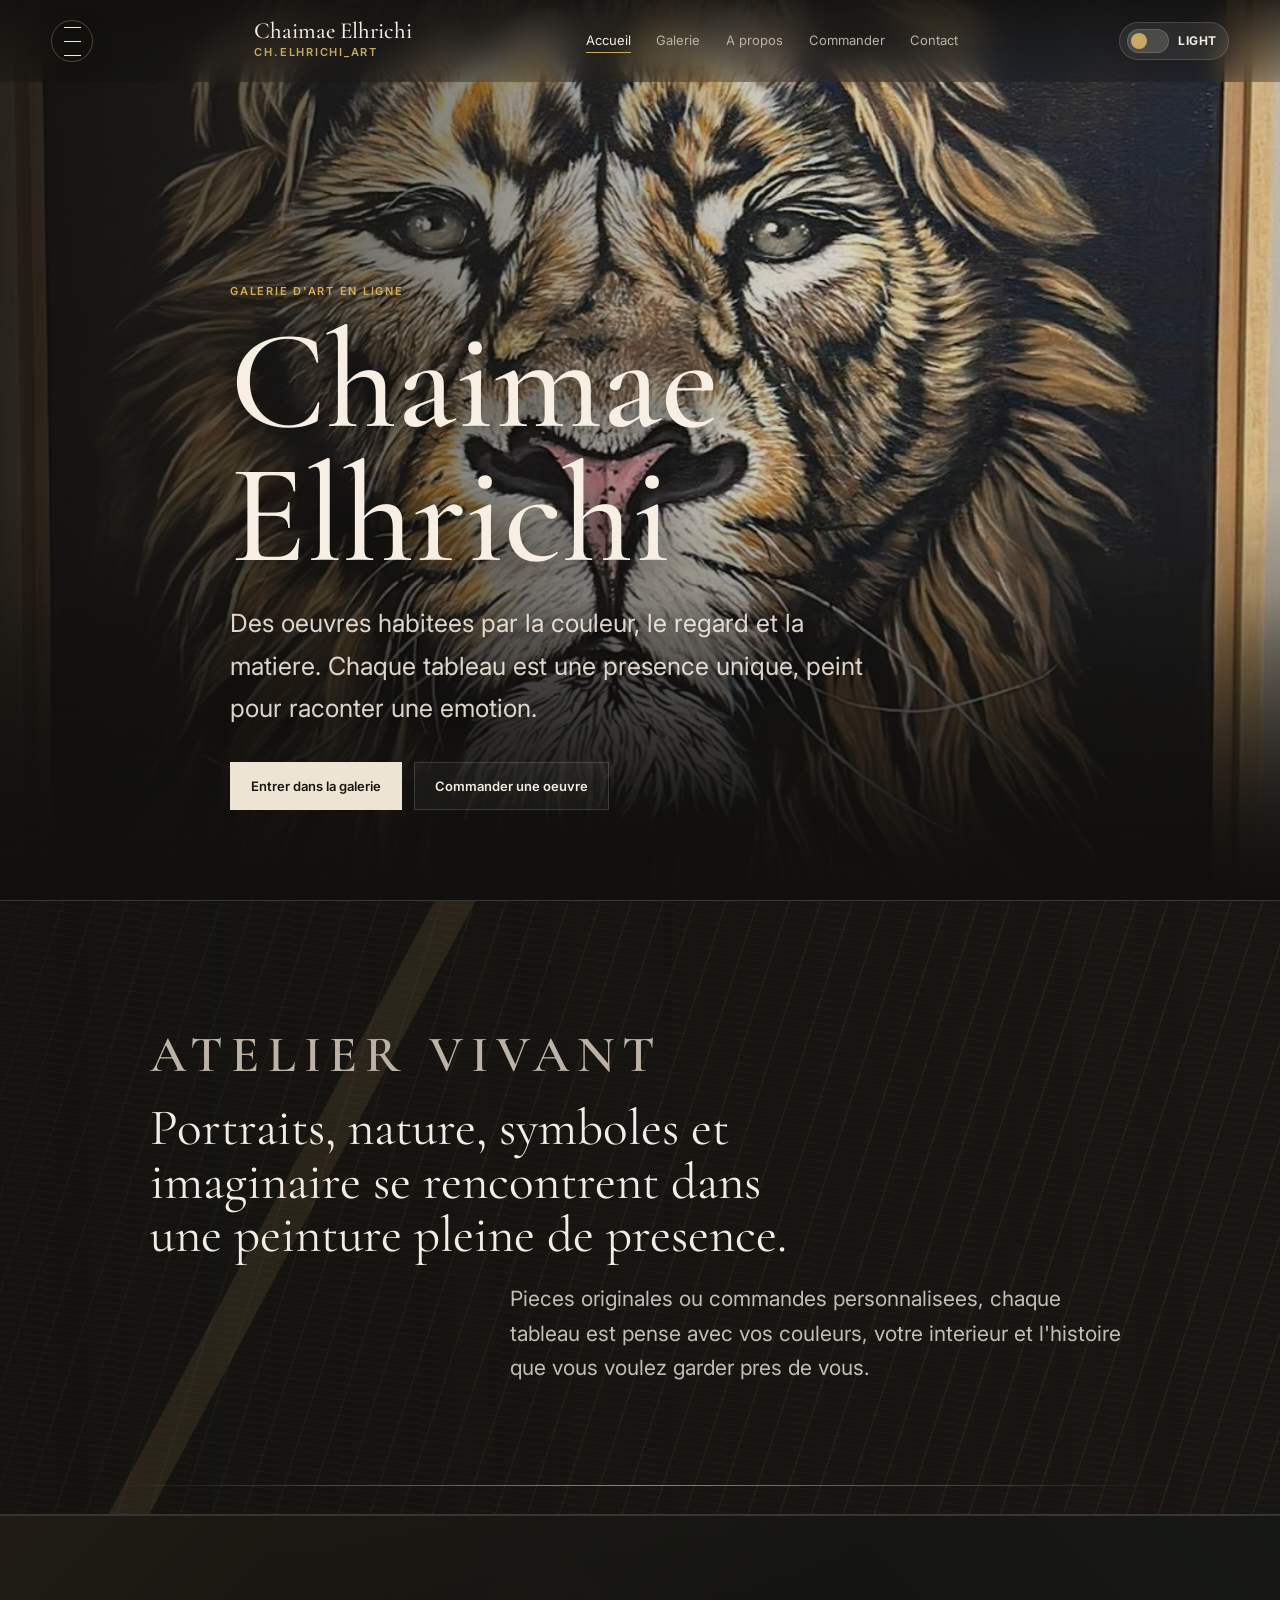
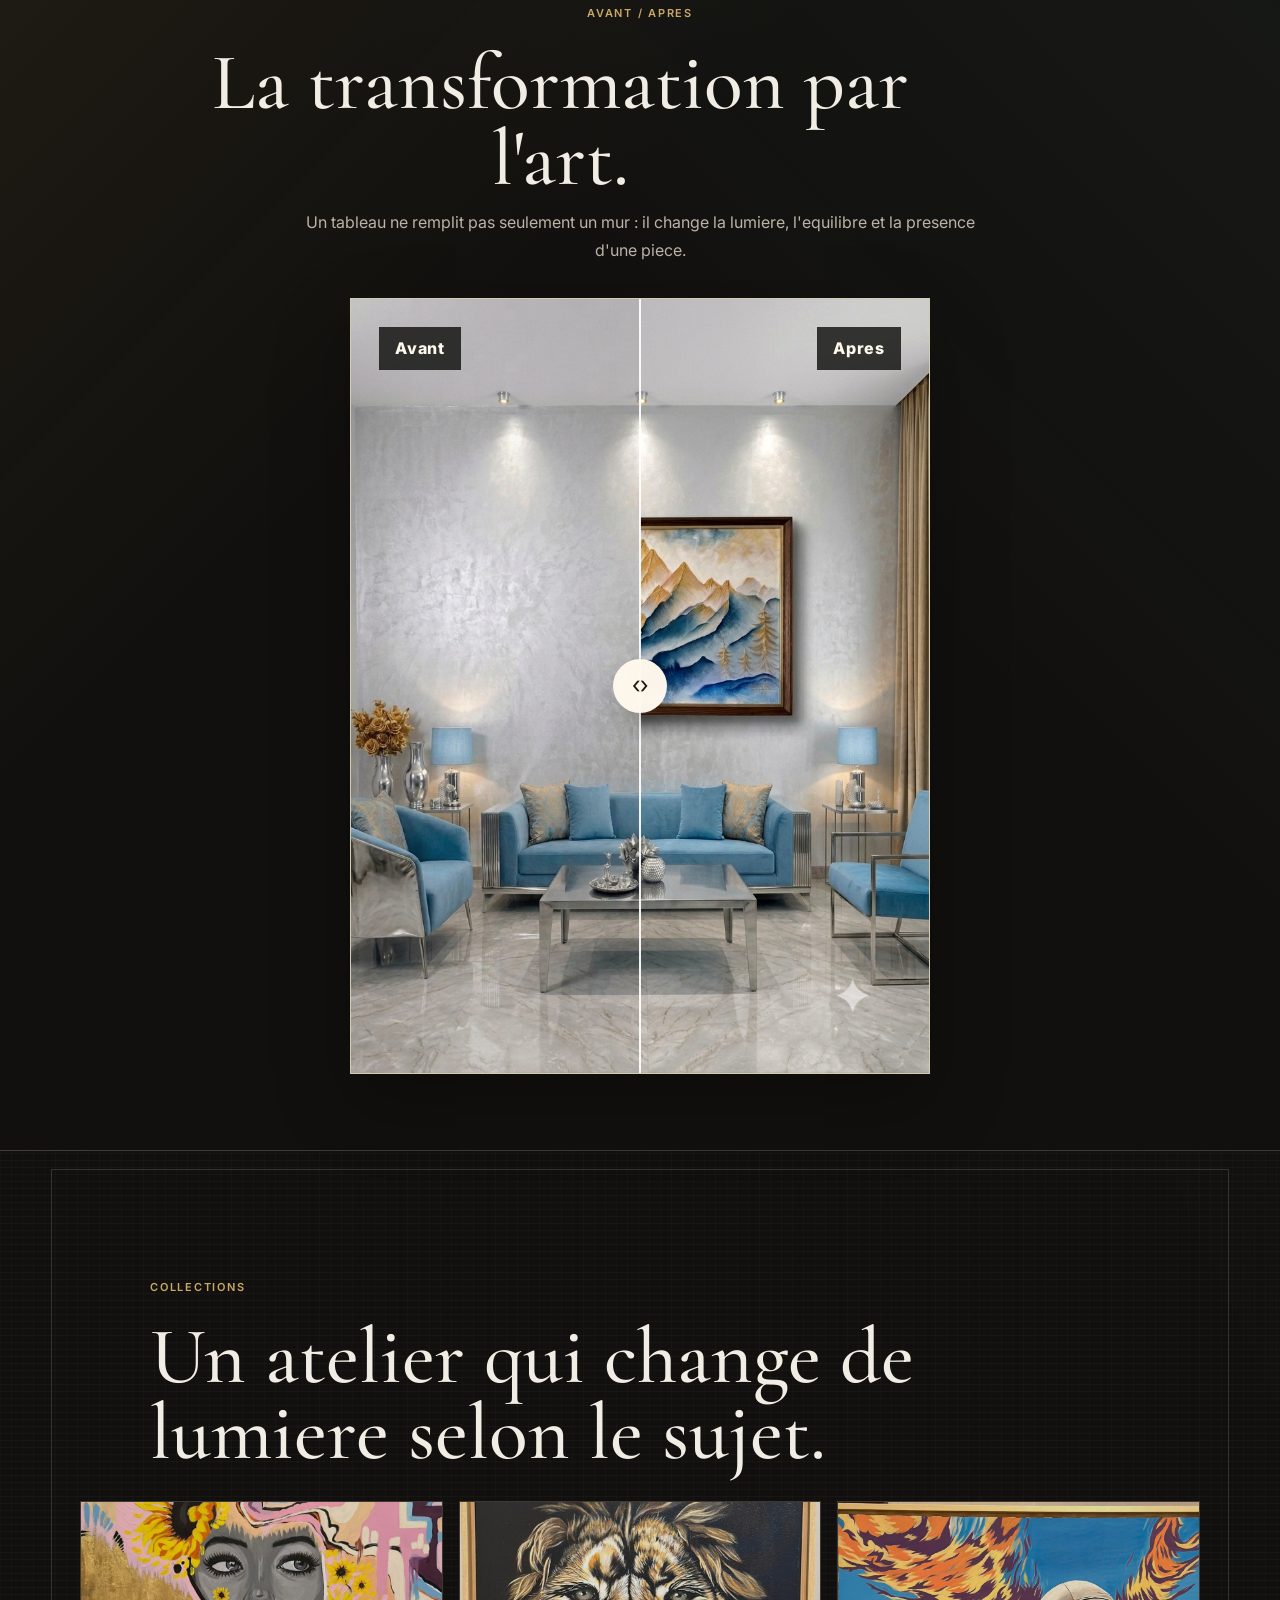
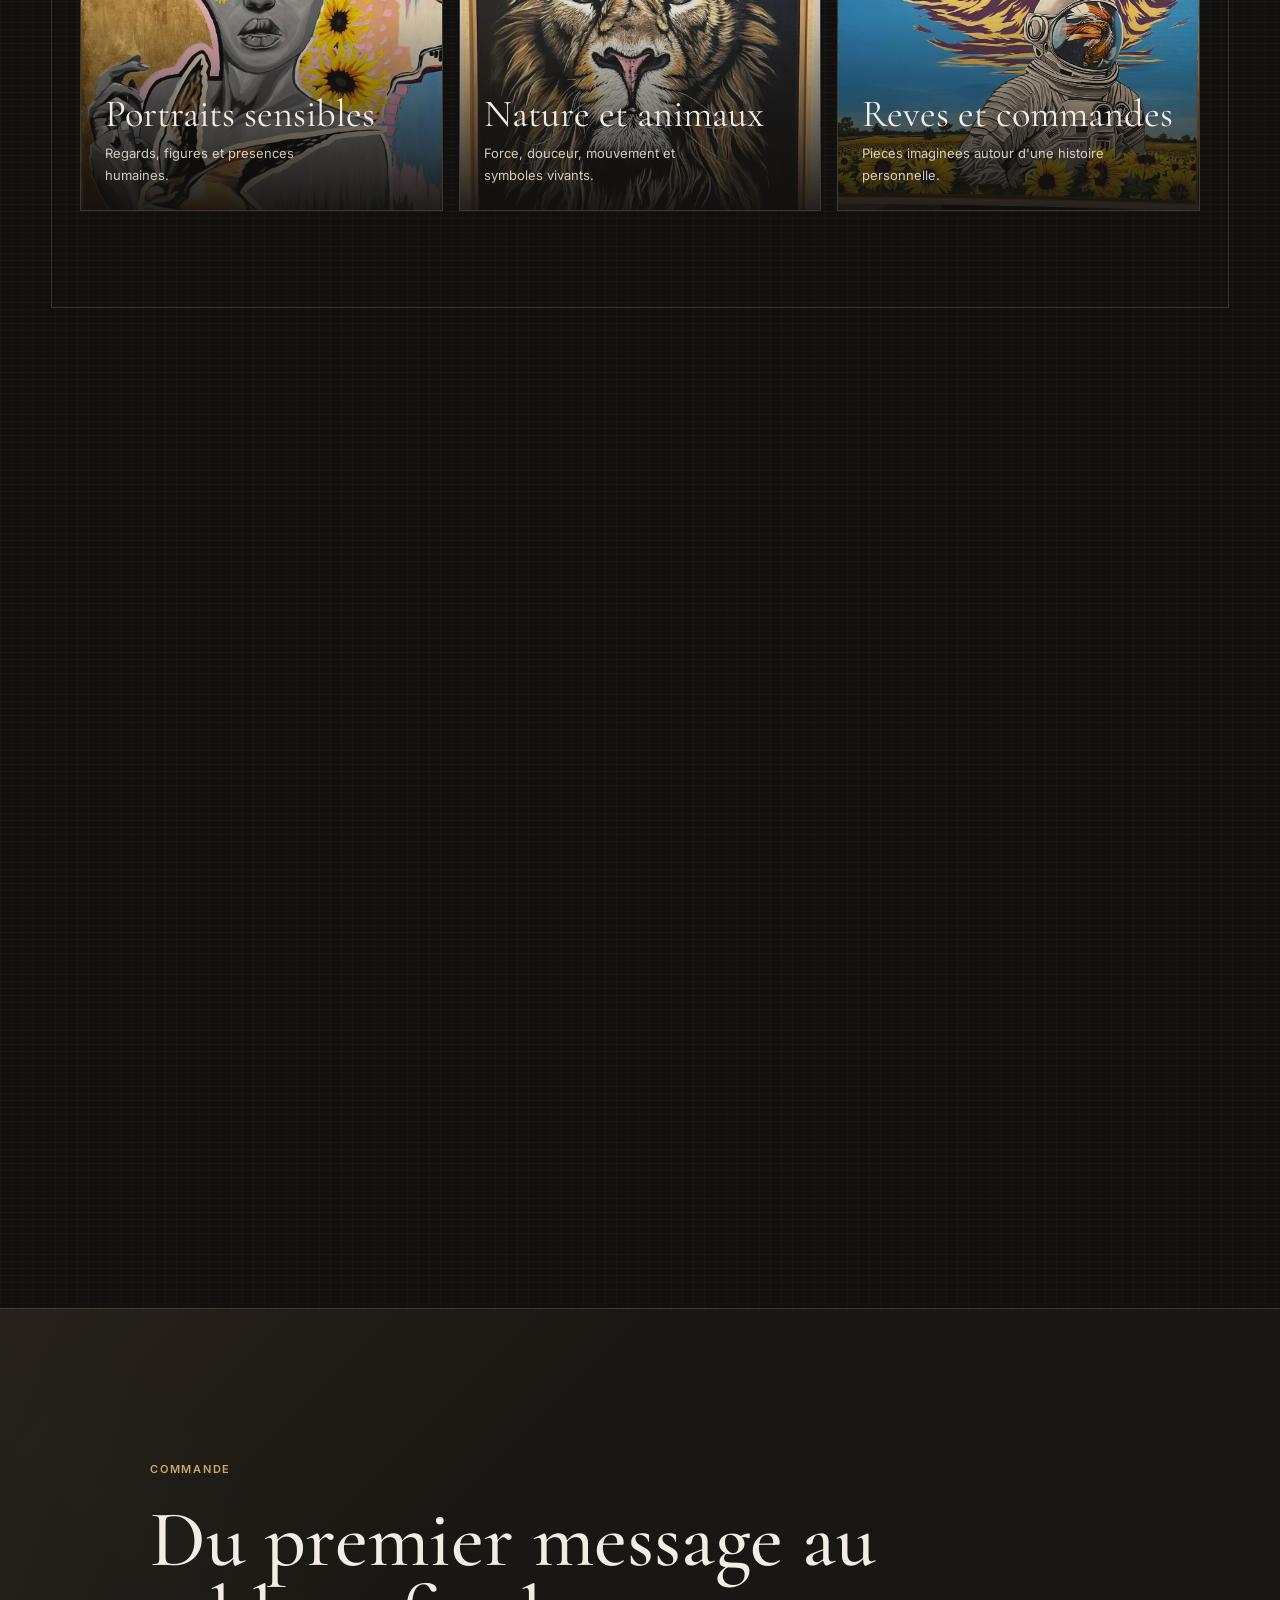
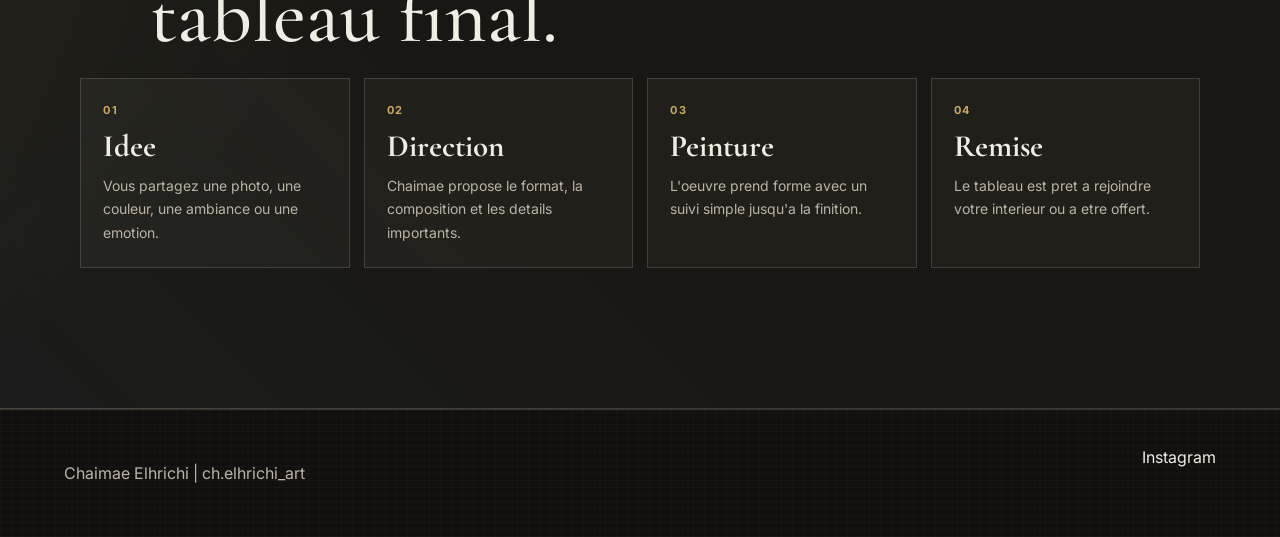
<file: index.html>
<!doctype html>
<html lang="fr">
  <head>
    <meta charset="utf-8" />
    <meta name="viewport" content="width=device-width, initial-scale=1" />
    <meta name="description" content="Chaimae Elhrichi, artiste peintre. Galerie d'art en ligne et commandes personnalisees." />
    <title>Chaimae Elhrichi | Accueil</title>
    <link rel="preconnect" href="https://fonts.googleapis.com" />
    <link rel="preconnect" href="https://fonts.gstatic.com" crossorigin />
    <link href="https://fonts.googleapis.com/css2?family=Cormorant+Garamond:wght@400;500;600&family=Inter:wght@300;400;500;600&display=swap" rel="stylesheet" />
    <link rel="stylesheet" href="styles.css?v=20260713-01" />
  </head>
  <body data-page="home">
    <header class="site-header" data-reveal>
            <button class="action-menu-toggle" type="button" data-action-menu-toggle aria-label="Ouvrir le menu client" aria-expanded="false">
        <span></span><span></span><span></span>
      </button><a class="brand" href="index.html" aria-label="Accueil Chaimae Elhrichi">
        <span>Chaimae Elhrichi</span>
        <small>ch.elhrichi_art</small>
      </a>
      <nav aria-label="Navigation principale">
        <a class="active" href="index.html">Accueil</a>
        <a href="galerie.html">Galerie</a>
        <a href="apropos.html">A propos</a>
        <a href="commander.html">Commander</a>
        <a href="contact.html">Contact</a>
      </nav>
      <div class="header-actions" aria-label="Actions rapides">
        <button class="icon-action" type="button" data-search-open aria-label="Rechercher une oeuvre" data-menu-label="Recherche">
          <svg viewBox="0 0 24 24" aria-hidden="true"><circle cx="11" cy="11" r="7"></circle><path d="m16.5 16.5 4.5 4.5"></path></svg>
        </button>
        <a class="icon-action account-icon" href="compte.html" data-account-link aria-label="Compte client" data-menu-label="Compte">
          <svg viewBox="0 0 24 24" aria-hidden="true"><circle cx="12" cy="7" r="4"></circle><path d="M4 21c1.6-4.2 4.2-6 8-6s6.4 1.8 8 6"></path></svg>
        </a>
        <a class="icon-action" href="favoris.html" aria-label="Wishlist" data-menu-label="Wishlist">
          <svg viewBox="0 0 24 24" aria-hidden="true"><path d="m12 3 2.8 5.7 6.2.9-4.5 4.4 1.1 6.2L12 17.3l-5.6 2.9 1.1-6.2L3 9.6l6.2-.9L12 3Z"></path></svg>
          <span class="action-count" data-favorite-count>0</span>
        </a>
        <a class="icon-action" href="panier.html" aria-label="Panier" data-menu-label="Panier">
          <svg viewBox="0 0 24 24" aria-hidden="true"><path d="M6 8h12l1 13H5L6 8Z"></path><path d="M9 8V6a3 3 0 0 1 6 0v2"></path></svg>
          <span class="action-count" data-cart-count>0</span>
        </a>
      </div>      <button class="theme-toggle" type="button" aria-label="Activer le mode clair" aria-pressed="false">
        <span class="theme-toggle-mark" aria-hidden="true"></span>
        <span class="theme-toggle-text">Light</span>
      </button>
    </header>

    <main>
      <section class="hero home-hero">
        <div class="hero-media">
          <img src="CHAMASITE/oeuvre-05.jpeg" data-dark-src="CHAMASITE/oeuvre-05.jpeg" data-light-src="CHAMASITE/oeuvre-15.jpeg" data-dark-alt="Le Roi du Silence, peinture de lion de Chaimae Elhrichi" data-light-alt="L'Astronaute aux Tournesols, peinture de Chaimae Elhrichi" alt="Le Roi du Silence, peinture de lion de Chaimae Elhrichi" />
        </div>
        <div class="hero-content" data-reveal>
          <p class="eyebrow">Galerie d'art en ligne</p>
          <h1>Chaimae Elhrichi</h1>
          <p class="signature">
            Des oeuvres habitees par la couleur, le regard et la matiere. Chaque tableau
            est une presence unique, peint pour raconter une emotion.
          </p>
          <div class="hero-actions">
            <a class="button primary" href="galerie.html">Entrer dans la galerie</a>
            <a class="button ghost" href="commander.html">Commander une oeuvre</a>
          </div>
        </div>
      </section>

      <section class="statement artistic-statement" data-reveal>
        <div class="statement-inner">
          <p class="eyebrow">Atelier vivant</p>
          <p class="statement-lead">
            Portraits, nature, symboles et imaginaire se rencontrent dans une peinture pleine de presence.
          </p>
          <p class="statement-note">
            Pieces originales ou commandes personnalisees, chaque tableau est pense avec vos couleurs,
            votre interieur et l'histoire que vous voulez garder pres de vous.
          </p>
        </div>
      </section>


      <section class="section transformation-section" data-reveal>
        <div class="section-heading transformation-heading">
          <p class="eyebrow">Avant / Apres</p>
          <h2>La transformation par l'art.</h2>
          <p>Un tableau ne remplit pas seulement un mur : il change la lumiere, l'equilibre et la presence d'une piece.</p>
        </div>
        <div class="transformation-compare photo-transformation exact-transformation" data-transform-slider style="--split: 50%;">
          <div class="compare-photo compare-before" aria-hidden="true">
            <span class="compare-label before-label">Avant</span>
            <img src="CHAMASITE/salon-avant.png" alt="Salon avant tableau" />
          </div>
          <div class="compare-photo compare-after" aria-hidden="true">
            <span class="compare-label after-label">Apres</span>
            <img src="CHAMASITE/salon-apres.png" alt="Salon transforme par un tableau" />
          </div>
          <div class="compare-divider" aria-hidden="true"><span>&lsaquo;&rsaquo;</span></div>
          <input class="compare-range" type="range" min="12" max="88" value="50" aria-label="Comparer avant et apres" />
        </div>
      </section>
      <section class="section collection-band" data-reveal>
        <div class="section-heading">
          <p class="eyebrow">Collections</p>
          <h2>Un atelier qui change de lumiere selon le sujet.</h2>
        </div>
        <div class="collection-grid">
          <a class="collection-card portrait-card" href="galerie.html">
            <span>Portraits sensibles</span>
            <small>Regards, figures et presences humaines.</small>
          </a>
          <a class="collection-card nature-card" href="galerie.html">
            <span>Nature et animaux</span>
            <small>Force, douceur, mouvement et symboles vivants.</small>
          </a>
          <a class="collection-card dream-card" href="galerie.html">
            <span>Reves et commandes</span>
            <small>Pieces imaginees autour d'une histoire personnelle.</small>
          </a>
        </div>
      </section>
      <section class="section split-feature">
        <div class="feature-copy" data-reveal>
          <p class="eyebrow">Video artistique</p>
          <h2>Un moment de creation avec Chaimae.</h2>
          <p>
            La galerie rassemble les univers de Chaimae : portraits expressifs,
            scenes marocaines, animaux majestueux, paysages lumineux et compositions sur-mesure.
          </p>
          <a class="text-link" href="galerie.html">Voir toute l'exposition</a>
        </div>
        <div class="artist-video-frame" data-reveal>
          <video class="artist-video" src="CHAMASITE/chaimae-video-artistique.mp4" autoplay muted loop playsinline preload="metadata" controlslist="nodownload nofullscreen noremoteplayback" disablepictureinpicture disableremoteplayback aria-label="Video artistique de Chaimae Elhrichi"></video>
        </div>
      </section>

      <section class="section process-section" data-reveal>
        <div class="section-heading compact">
          <p class="eyebrow">Commande</p>
          <h2>Du premier message au tableau final.</h2>
        </div>
        <div class="process-grid">
          <article><span>01</span><strong>Idee</strong><p>Vous partagez une photo, une couleur, une ambiance ou une emotion.</p></article>
          <article><span>02</span><strong>Direction</strong><p>Chaimae propose le format, la composition et les details importants.</p></article>
          <article><span>03</span><strong>Peinture</strong><p>L'oeuvre prend forme avec un suivi simple jusqu'a la finition.</p></article>
          <article><span>04</span><strong>Remise</strong><p>Le tableau est pret a rejoindre votre interieur ou a etre offert.</p></article>
        </div>
      </section>    </main>

    <footer class="footer">
      <p>Chaimae Elhrichi | ch.elhrichi_art</p>
      <a href="https://www.instagram.com/ch.elhrichi_art/" target="_blank" rel="noreferrer">Instagram</a>
    </footer>

    <script src="data.js?v=20260707-16"></script>
    <script src="script.js?v=20260713-01"></script>
  </body>
</html>
</file>
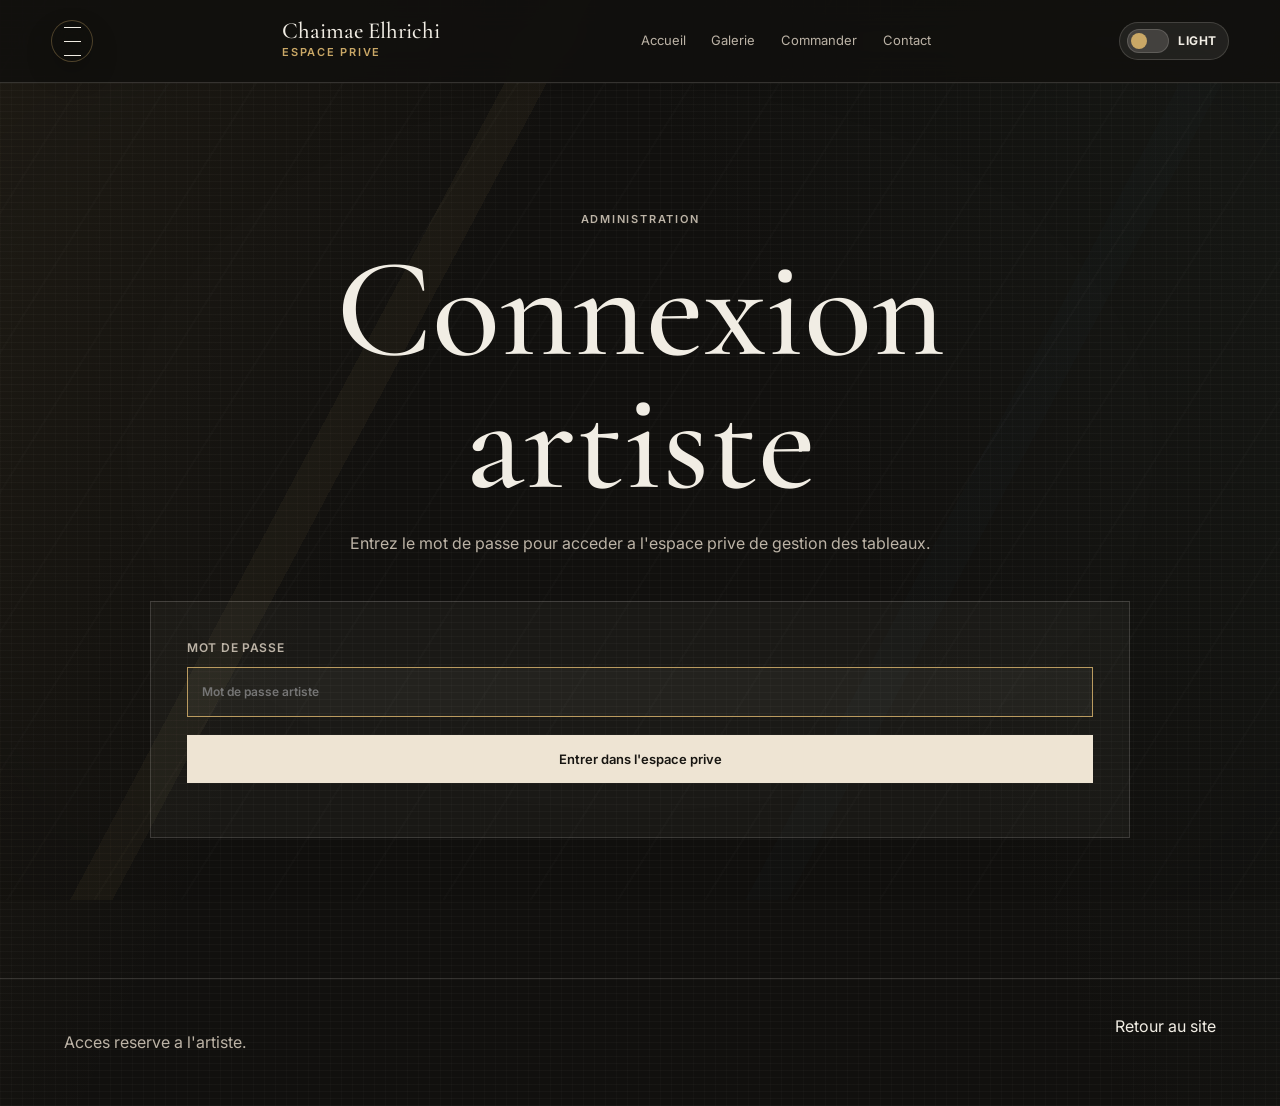
<file: admin-espace.html>
<!doctype html>
<html lang="fr">
  <head>
    <meta charset="utf-8" />
    <meta name="viewport" content="width=device-width, initial-scale=1" />
    <title>Chaimae Elhrichi | Espace prive</title>
    <link rel="preconnect" href="https://fonts.googleapis.com" />
    <link rel="preconnect" href="https://fonts.gstatic.com" crossorigin />
    <link href="https://fonts.googleapis.com/css2?family=Cormorant+Garamond:wght@400;500;600&family=Inter:wght@300;400;500;600&display=swap" rel="stylesheet" />
    <link rel="stylesheet" href="styles.css?v=20260712-03" />
  </head>
  <body data-page="admin-private">
    <header class="site-header dark" data-reveal>
      <button class="action-menu-toggle" type="button" data-action-menu-toggle aria-label="Ouvrir le menu client" aria-expanded="false">
        <span></span><span></span><span></span>
      </button>
      <a class="brand" href="index.html"><span>Chaimae Elhrichi</span><small>Espace prive</small></a>
      <nav aria-label="Navigation principale">
        <a href="index.html">Accueil</a>
        <a href="galerie.html">Galerie</a>
        <a href="commander.html">Commander</a>
        <a href="contact.html">Contact</a>
      </nav>
      <div class="header-actions" aria-label="Actions rapides">
        <button class="icon-action" type="button" data-search-open aria-label="Rechercher une oeuvre" data-menu-label="Recherche">
          <svg viewBox="0 0 24 24" aria-hidden="true"><circle cx="11" cy="11" r="7"></circle><path d="m16.5 16.5 4.5 4.5"></path></svg>
        </button>
        <a class="icon-action account-icon" href="compte.html" data-account-link aria-label="Compte client" data-menu-label="Compte">
          <svg viewBox="0 0 24 24" aria-hidden="true"><circle cx="12" cy="7" r="4"></circle><path d="M4 21c1.6-4.2 4.2-6 8-6s6.4 1.8 8 6"></path></svg>
        </a>
        <a class="icon-action" href="favoris.html" aria-label="Wishlist" data-menu-label="Wishlist">
          <svg viewBox="0 0 24 24" aria-hidden="true"><path d="m12 3 2.8 5.7 6.2.9-4.5 4.4 1.1 6.2L12 17.3l-5.6 2.9 1.1-6.2L3 9.6l6.2-.9L12 3Z"></path></svg>
          <span class="action-count" data-favorite-count>0</span>
        </a>
        <a class="icon-action" href="panier.html" aria-label="Panier" data-menu-label="Panier">
          <svg viewBox="0 0 24 24" aria-hidden="true"><path d="M6 8h12l1 13H5L6 8Z"></path><path d="M9 8V6a3 3 0 0 1 6 0v2"></path></svg>
          <span class="action-count" data-cart-count>0</span>
        </a>
      </div>      <button class="theme-toggle" type="button" aria-label="Activer le mode clair" aria-pressed="false">
        <span class="theme-toggle-mark" aria-hidden="true"></span>
        <span class="theme-toggle-text">Light</span>
      </button>
    </header>

    <main class="page-main admin-page">
      <section class="page-intro" data-reveal>
        <p class="eyebrow">Espace prive</p>
        <h1>Gestion des tableaux</h1>
        <p>Ajoutez un nouveau tableau, consultez les ajouts et supprimez une oeuvre si necessaire.</p>
      </section>

      <section class="admin-panel" id="adminPanel">
        <form class="commission-form admin-form" id="adminArtworkForm">
          <label>Titre du tableau<input name="title" type="text" required placeholder="Ex. Le Roi du Silence" /></label>
          <label>Categorie
            <select name="category" required>
              <option value="portrait">Portrait</option>
              <option value="animalier">Animalier</option>
              <option value="paysage">Paysage</option>
              <option value="imaginaire">Imaginaire</option>
              <option value="commande">Commande personnalisee</option>
            </select>
          </label>
          <label>Image du tableau<input name="image" type="file" accept="image/*" required /></label>
          <label>Technique<input name="technique" type="text" placeholder="Acrylique sur toile" /></label>
          <label>Format<input name="size" type="text" placeholder="Format vertical, 60 x 80 cm..." /></label>
          <label>Annee<input name="year" type="text" value="2026" /></label>
          <label>Disponibilite / prix<input name="price" type="text" value="Sur demande" /></label>
          <label class="full">Description
            <textarea name="note" rows="5" placeholder="Courte description du tableau..."></textarea>
          </label>
          <div class="form-actions full">
            <button class="button primary" type="submit">Ajouter le tableau</button>
            <button class="button ghost" id="adminLogoutButton" type="button">Se deconnecter</button>
          </div>
        </form>

        <section class="admin-list-section">
          <p class="eyebrow">Tableaux ajoutes</p>
          <div class="admin-art-list" id="adminArtList"></div>
        </section>
      </section>
    </main>

    <footer class="footer">
      <p>Espace prive de Chaimae Elhrichi.</p>
      <a href="galerie.html">Voir la galerie</a>
    </footer>

    <script src="data.js?v=20260707-16"></script>
    <script src="script.js?v=20260712-03"></script>
    <script src="admin.js?v=20260707-7"></script>
  </body>
</html>
</file>
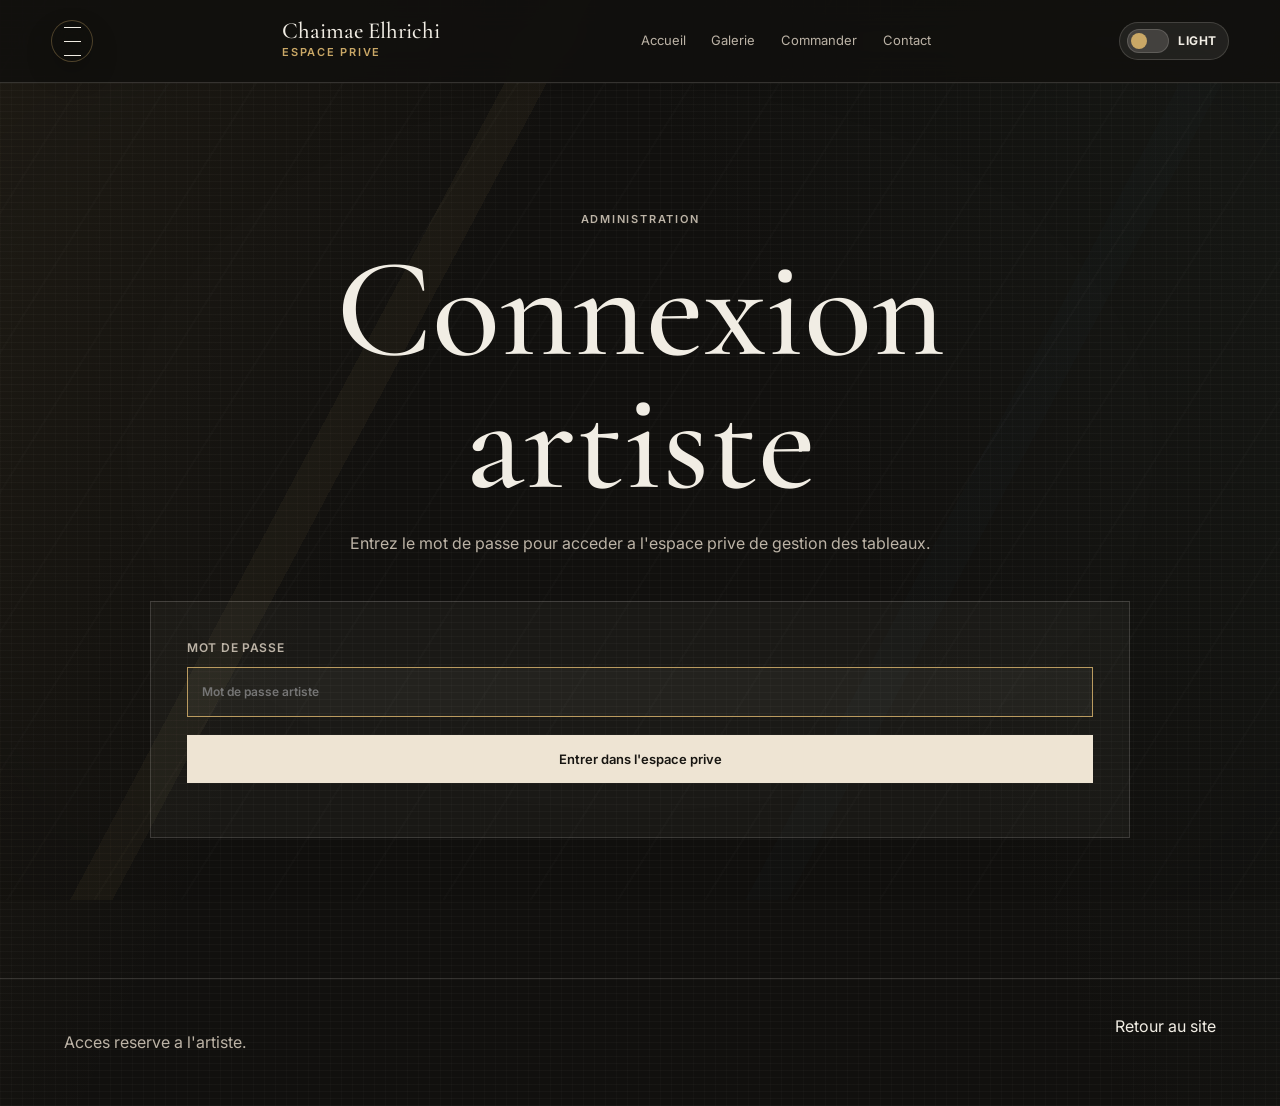
<file: admin.html>
<!doctype html>
<html lang="fr">
  <head>
    <meta charset="utf-8" />
    <meta name="viewport" content="width=device-width, initial-scale=1" />
    <title>Chaimae Elhrichi | Connexion artiste</title>
    <link rel="preconnect" href="https://fonts.googleapis.com" />
    <link rel="preconnect" href="https://fonts.gstatic.com" crossorigin />
    <link href="https://fonts.googleapis.com/css2?family=Cormorant+Garamond:wght@400;500;600&family=Inter:wght@300;400;500;600&display=swap" rel="stylesheet" />
    <link rel="stylesheet" href="styles.css?v=20260712-03" />
  </head>
  <body data-page="admin-login">
    <header class="site-header dark" data-reveal>
      <button class="action-menu-toggle" type="button" data-action-menu-toggle aria-label="Ouvrir le menu client" aria-expanded="false">
        <span></span><span></span><span></span>
      </button>
      <a class="brand" href="index.html"><span>Chaimae Elhrichi</span><small>Espace prive</small></a>
      <nav aria-label="Navigation principale">
        <a href="index.html">Accueil</a>
        <a href="galerie.html">Galerie</a>
        <a href="commander.html">Commander</a>
        <a href="contact.html">Contact</a>
      </nav>
      <div class="header-actions" aria-label="Actions rapides">
        <button class="icon-action" type="button" data-search-open aria-label="Rechercher une oeuvre" data-menu-label="Recherche">
          <svg viewBox="0 0 24 24" aria-hidden="true"><circle cx="11" cy="11" r="7"></circle><path d="m16.5 16.5 4.5 4.5"></path></svg>
        </button>
        <a class="icon-action account-icon" href="compte.html" data-account-link aria-label="Compte client" data-menu-label="Compte">
          <svg viewBox="0 0 24 24" aria-hidden="true"><circle cx="12" cy="7" r="4"></circle><path d="M4 21c1.6-4.2 4.2-6 8-6s6.4 1.8 8 6"></path></svg>
        </a>
        <a class="icon-action" href="favoris.html" aria-label="Wishlist" data-menu-label="Wishlist">
          <svg viewBox="0 0 24 24" aria-hidden="true"><path d="m12 3 2.8 5.7 6.2.9-4.5 4.4 1.1 6.2L12 17.3l-5.6 2.9 1.1-6.2L3 9.6l6.2-.9L12 3Z"></path></svg>
          <span class="action-count" data-favorite-count>0</span>
        </a>
        <a class="icon-action" href="panier.html" aria-label="Panier" data-menu-label="Panier">
          <svg viewBox="0 0 24 24" aria-hidden="true"><path d="M6 8h12l1 13H5L6 8Z"></path><path d="M9 8V6a3 3 0 0 1 6 0v2"></path></svg>
          <span class="action-count" data-cart-count>0</span>
        </a>
      </div>      <button class="theme-toggle" type="button" aria-label="Activer le mode clair" aria-pressed="false">
        <span class="theme-toggle-mark" aria-hidden="true"></span>
        <span class="theme-toggle-text">Light</span>
      </button>
    </header>

    <main class="page-main admin-page">
      <section class="page-intro" data-reveal>
        <p class="eyebrow">Administration</p>
        <h1>Connexion artiste</h1>
        <p>Entrez le mot de passe pour acceder a l'espace prive de gestion des tableaux.</p>
      </section>

      <section class="admin-login" id="adminLogin" data-reveal>
        <label>Mot de passe
          <input id="adminPassword" type="password" autocomplete="current-password" placeholder="Mot de passe artiste" autofocus />
        </label>
        <button class="button primary" id="adminLoginButton" type="button">Entrer dans l'espace prive</button>
        <p class="admin-message" id="adminLoginMessage" aria-live="polite"></p>
      </section>
    </main>

    <footer class="footer">
      <p>Acces reserve a l'artiste.</p>
      <a href="index.html">Retour au site</a>
    </footer>

    <script src="data.js?v=20260707-16"></script>
    <script src="script.js?v=20260712-03"></script>
    <script src="admin.js?v=20260707-7"></script>
  </body>
</html>
</file>
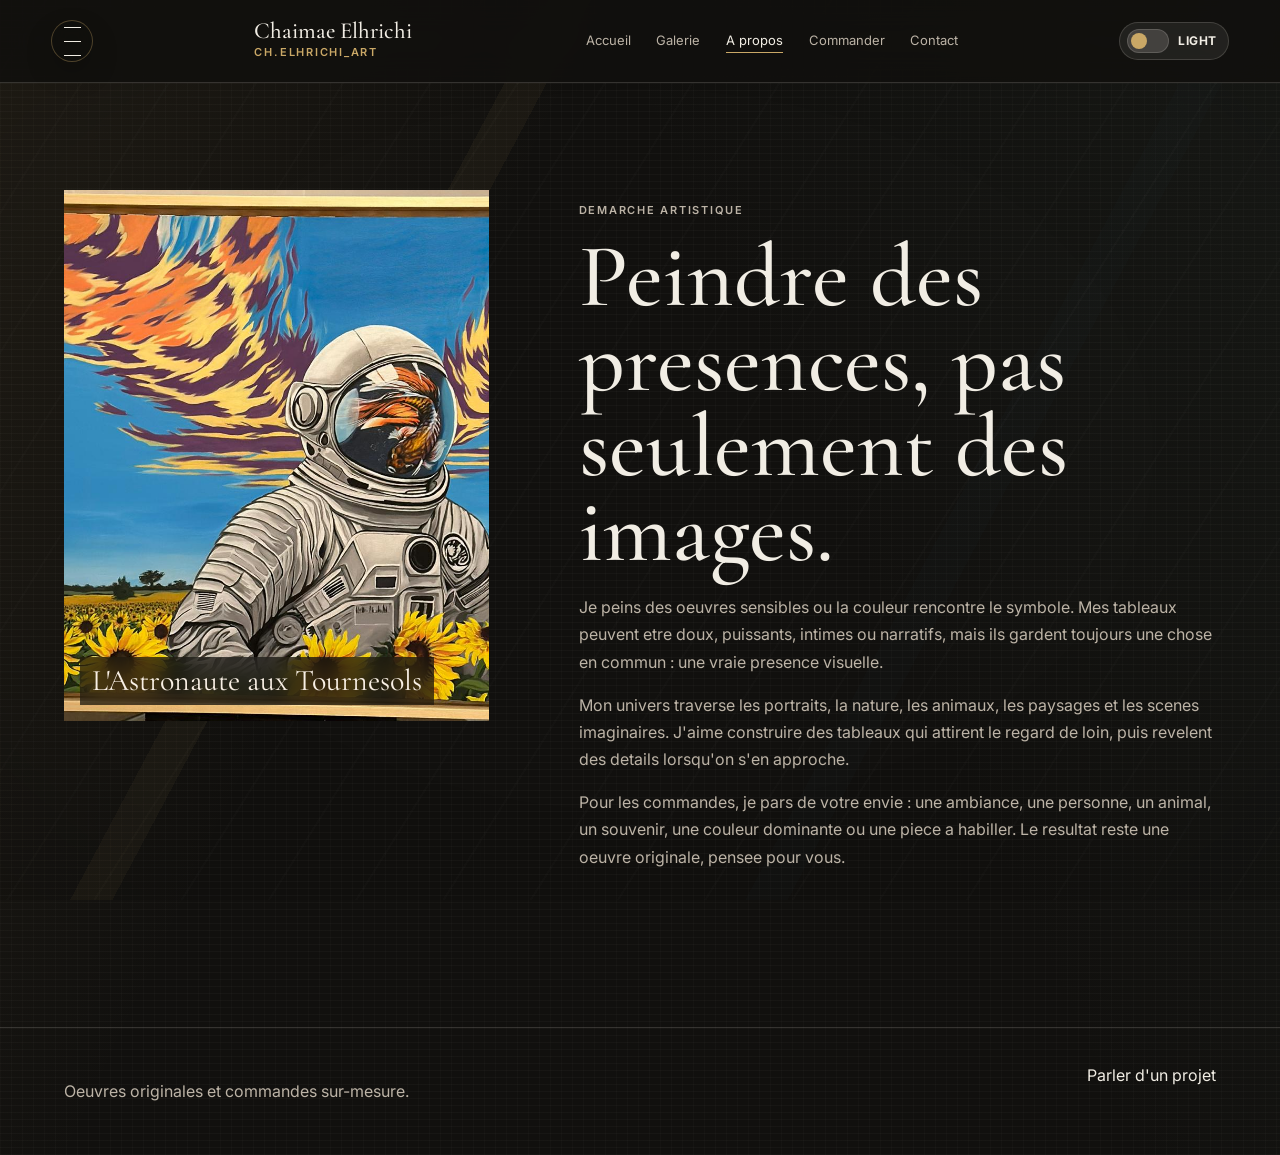
<file: apropos.html>
<!doctype html>
<html lang="fr">
  <head>
    <meta charset="utf-8" />
    <meta name="viewport" content="width=device-width, initial-scale=1" />
    <title>Chaimae Elhrichi | A propos</title>
    <link rel="preconnect" href="https://fonts.googleapis.com" />
    <link rel="preconnect" href="https://fonts.gstatic.com" crossorigin />
    <link href="https://fonts.googleapis.com/css2?family=Cormorant+Garamond:wght@400;500;600&family=Inter:wght@300;400;500;600&display=swap" rel="stylesheet" />
    <link rel="stylesheet" href="styles.css?v=20260712-03" />
  </head>
  <body data-page="about">
    <header class="site-header dark" data-reveal>
      <button class="action-menu-toggle" type="button" data-action-menu-toggle aria-label="Ouvrir le menu client" aria-expanded="false">
        <span></span><span></span><span></span>
      </button>
      <a class="brand" href="index.html"><span>Chaimae Elhrichi</span><small>ch.elhrichi_art</small></a>
      <nav aria-label="Navigation principale">
        <a href="index.html">Accueil</a>
        <a href="galerie.html">Galerie</a>
        <a class="active" href="apropos.html">A propos</a>
        <a href="commander.html">Commander</a>
        <a href="contact.html">Contact</a>
      </nav>
      <div class="header-actions" aria-label="Actions rapides">
        <button class="icon-action" type="button" data-search-open aria-label="Rechercher une oeuvre" data-menu-label="Recherche">
          <svg viewBox="0 0 24 24" aria-hidden="true"><circle cx="11" cy="11" r="7"></circle><path d="m16.5 16.5 4.5 4.5"></path></svg>
        </button>
        <a class="icon-action account-icon" href="compte.html" data-account-link aria-label="Compte client" data-menu-label="Compte">
          <svg viewBox="0 0 24 24" aria-hidden="true"><circle cx="12" cy="7" r="4"></circle><path d="M4 21c1.6-4.2 4.2-6 8-6s6.4 1.8 8 6"></path></svg>
        </a>
        <a class="icon-action" href="favoris.html" aria-label="Wishlist" data-menu-label="Wishlist">
          <svg viewBox="0 0 24 24" aria-hidden="true"><path d="m12 3 2.8 5.7 6.2.9-4.5 4.4 1.1 6.2L12 17.3l-5.6 2.9 1.1-6.2L3 9.6l6.2-.9L12 3Z"></path></svg>
          <span class="action-count" data-favorite-count>0</span>
        </a>
        <a class="icon-action" href="panier.html" aria-label="Panier" data-menu-label="Panier">
          <svg viewBox="0 0 24 24" aria-hidden="true"><path d="M6 8h12l1 13H5L6 8Z"></path><path d="M9 8V6a3 3 0 0 1 6 0v2"></path></svg>
          <span class="action-count" data-cart-count>0</span>
        </a>
      </div>      <button class="theme-toggle" type="button" aria-label="Activer le mode clair" aria-pressed="false">
        <span class="theme-toggle-mark" aria-hidden="true"></span>
        <span class="theme-toggle-text">Light</span>
      </button>
    </header>

    <main class="page-main">
      <section class="about-page">
        <div class="about-portrait about-rotator" data-about-rotator data-reveal>
          <img src="CHAMASITE/oeuvre-15.jpeg" alt="L'Astronaute aux Tournesols, peinture de Chaimae Elhrichi" />
          <span class="about-art-caption">L'Astronaute aux Tournesols</span>
        </div>
        <div class="about-copy" data-reveal>
          <p class="eyebrow">Demarche artistique</p>
          <h1>Peindre des presences, pas seulement des images.</h1>
          <p>
            Je peins des oeuvres sensibles ou la couleur rencontre le symbole. Mes tableaux peuvent
            etre doux, puissants, intimes ou narratifs, mais ils gardent toujours une chose en commun :
            une vraie presence visuelle.
          </p>
          <p>
            Mon univers traverse les portraits, la nature, les animaux, les paysages et les scenes
            imaginaires. J'aime construire des tableaux qui attirent le regard de loin, puis revelent
            des details lorsqu'on s'en approche.
          </p>
          <p>
            Pour les commandes, je pars de votre envie : une ambiance, une personne, un animal,
            un souvenir, une couleur dominante ou une piece a habiller. Le resultat reste une oeuvre
            originale, pensee pour vous.
          </p>
        </div>
      </section>
    </main>

    <footer class="footer">
      <p>Oeuvres originales et commandes sur-mesure.</p>
      <a href="commander.html">Parler d'un projet</a>
    </footer>

    <script src="data.js?v=20260707-16"></script>
    <script src="script.js?v=20260712-03"></script>
  </body>
</html>
</file>
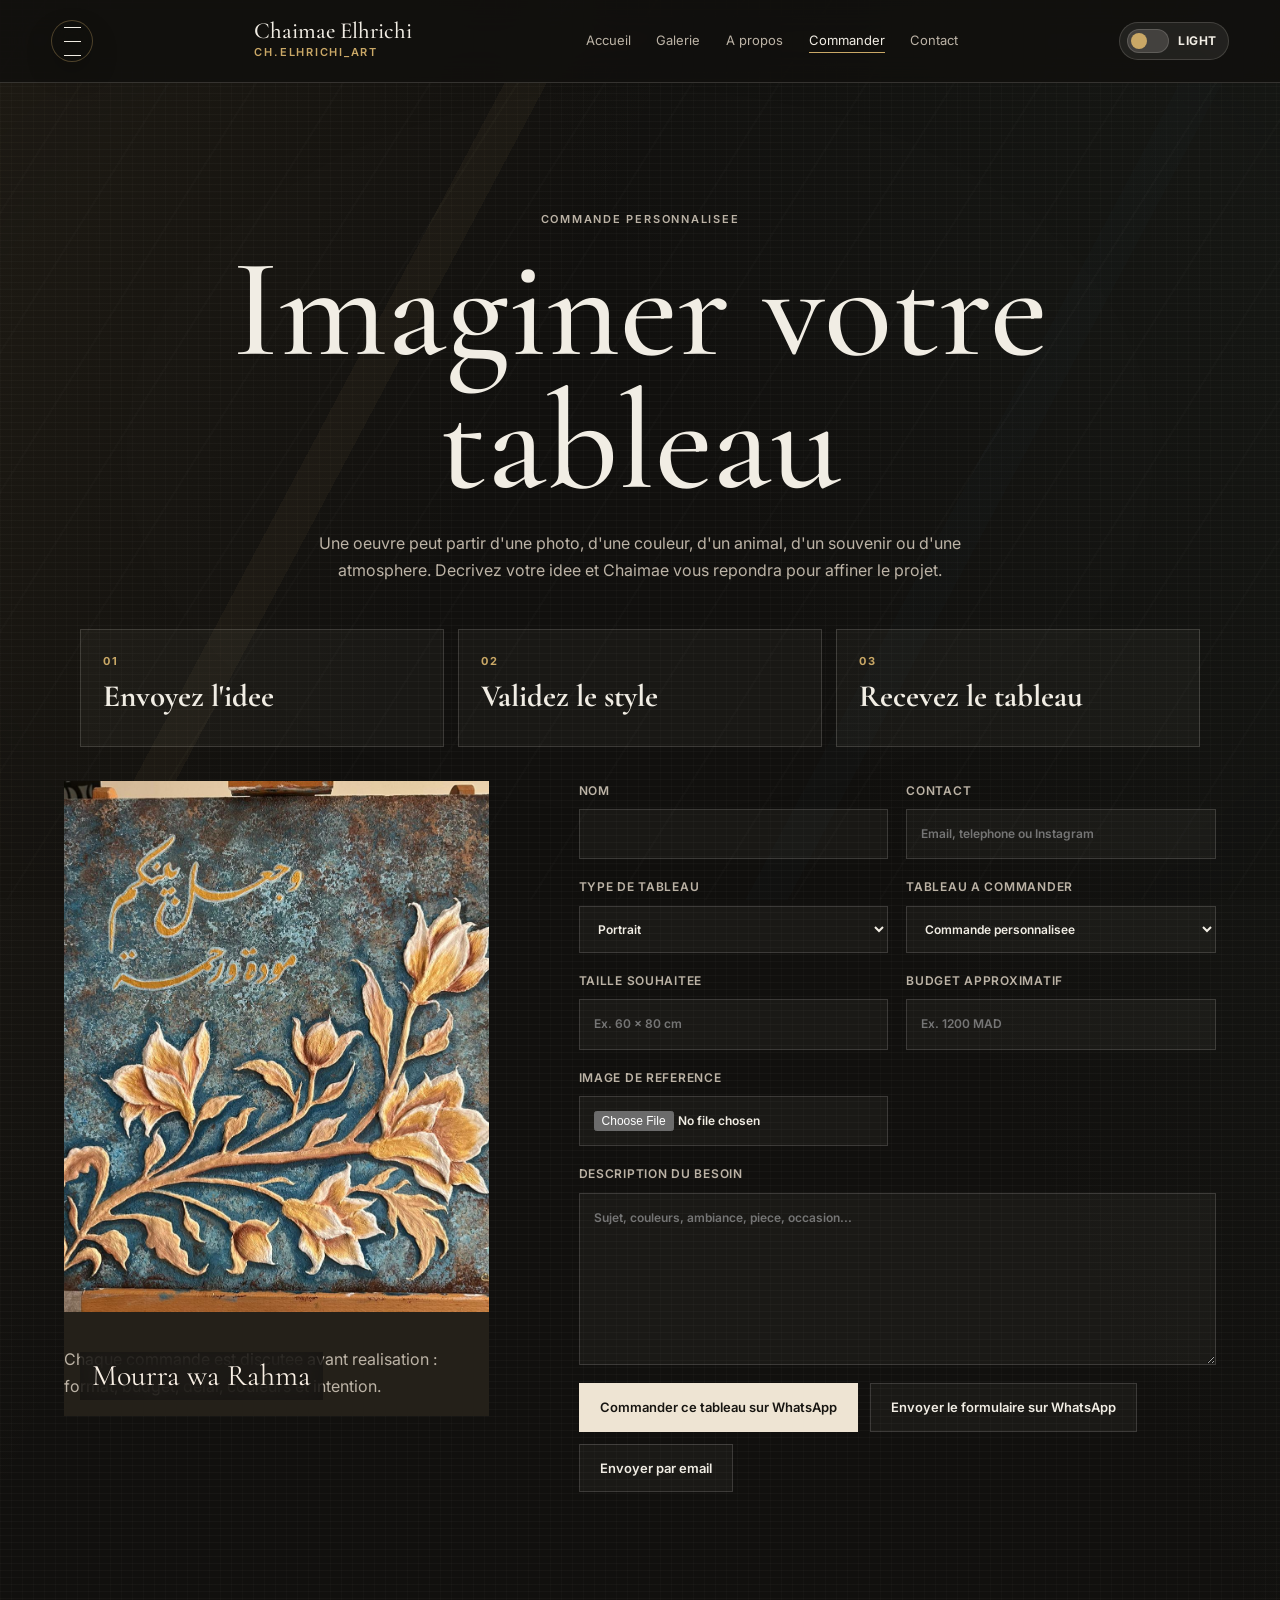
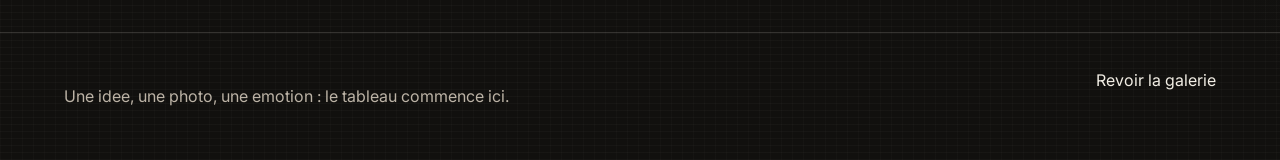
<file: commander.html>
<!doctype html>
<html lang="fr">
  <head>
    <meta charset="utf-8" />
    <meta name="viewport" content="width=device-width, initial-scale=1" />
    <title>Chaimae Elhrichi | Commander</title>
    <link rel="preconnect" href="https://fonts.googleapis.com" />
    <link rel="preconnect" href="https://fonts.gstatic.com" crossorigin />
    <link href="https://fonts.googleapis.com/css2?family=Cormorant+Garamond:wght@400;500;600&family=Inter:wght@300;400;500;600&display=swap" rel="stylesheet" />
    <link rel="stylesheet" href="styles.css?v=20260712-03" />
  </head>
  <body data-page="commission">
    <header class="site-header dark" data-reveal>
      <button class="action-menu-toggle" type="button" data-action-menu-toggle aria-label="Ouvrir le menu client" aria-expanded="false">
        <span></span><span></span><span></span>
      </button>
      <a class="brand" href="index.html"><span>Chaimae Elhrichi</span><small>ch.elhrichi_art</small></a>
      <nav aria-label="Navigation principale">
        <a href="index.html">Accueil</a>
        <a href="galerie.html">Galerie</a>
        <a href="apropos.html">A propos</a>
        <a class="active" href="commander.html">Commander</a>
        <a href="contact.html">Contact</a>
      </nav>
      <div class="header-actions" aria-label="Actions rapides">
        <button class="icon-action" type="button" data-search-open aria-label="Rechercher une oeuvre" data-menu-label="Recherche">
          <svg viewBox="0 0 24 24" aria-hidden="true"><circle cx="11" cy="11" r="7"></circle><path d="m16.5 16.5 4.5 4.5"></path></svg>
        </button>
        <a class="icon-action account-icon" href="compte.html" data-account-link aria-label="Compte client" data-menu-label="Compte">
          <svg viewBox="0 0 24 24" aria-hidden="true"><circle cx="12" cy="7" r="4"></circle><path d="M4 21c1.6-4.2 4.2-6 8-6s6.4 1.8 8 6"></path></svg>
        </a>
        <a class="icon-action" href="favoris.html" aria-label="Wishlist" data-menu-label="Wishlist">
          <svg viewBox="0 0 24 24" aria-hidden="true"><path d="m12 3 2.8 5.7 6.2.9-4.5 4.4 1.1 6.2L12 17.3l-5.6 2.9 1.1-6.2L3 9.6l6.2-.9L12 3Z"></path></svg>
          <span class="action-count" data-favorite-count>0</span>
        </a>
        <a class="icon-action" href="panier.html" aria-label="Panier" data-menu-label="Panier">
          <svg viewBox="0 0 24 24" aria-hidden="true"><path d="M6 8h12l1 13H5L6 8Z"></path><path d="M9 8V6a3 3 0 0 1 6 0v2"></path></svg>
          <span class="action-count" data-cart-count>0</span>
        </a>
      </div>      <button class="theme-toggle" type="button" aria-label="Activer le mode clair" aria-pressed="false">
        <span class="theme-toggle-mark" aria-hidden="true"></span>
        <span class="theme-toggle-text">Light</span>
      </button>
    </header>

    <main class="page-main">
      <section class="page-intro" data-reveal>
        <p class="eyebrow">Commande personnalisee</p>
        <h1>Imaginer votre tableau</h1>
        <p>
          Une oeuvre peut partir d'une photo, d'une couleur, d'un animal, d'un souvenir
          ou d'une atmosphere. Decrivez votre idee et Chaimae vous repondra pour affiner le projet.
        </p>
      </section>

      <section class="order-guide" data-reveal>
        <div><span>01</span><strong>Envoyez l'idee</strong></div>
        <div><span>02</span><strong>Validez le style</strong></div>
        <div><span>03</span><strong>Recevez le tableau</strong></div>
      </section>
      <section class="commission-layout">
        <aside class="commission-aside about-rotator" data-about-rotator data-reveal>
          <img src="CHAMASITE/oeuvre-10.jpeg" alt="Tableau calligraphique de Chaimae Elhrichi" />
          <span class="about-art-caption">Mourra wa Rahma</span>
          <p>Chaque commande est discutee avant realisation : format, budget, delai, couleurs et intention.</p>
        </aside>

        <form class="commission-form" id="commissionForm" data-reveal>
          <label>Nom<input name="name" type="text" autocomplete="name" required /></label>
          <label>Contact<input name="contact" type="text" autocomplete="email" placeholder="Email, telephone ou Instagram" required /></label>
          <label>Type de tableau
            <select name="type">
              <option>Portrait</option>
              <option>Animalier</option>
              <option>Paysage</option>
              <option>Calligraphie / symbolique</option>
              <option>Commande personnalisee</option>
            </select>
          </label>
          <label>Tableau a commander<select name="artwork" id="artworkSelect"><option value="Commande personnalisee">Commande personnalisee</option></select></label>
          <label>Taille souhaitee<input name="size" type="text" placeholder="Ex. 60 x 80 cm" /></label>
          <label>Budget approximatif<input name="budget" type="text" placeholder="Ex. 1200 MAD" /></label>
          <label>Image de reference<input name="reference" type="file" accept="image/*" /></label>
          <label class="full">Description du besoin
            <textarea name="description" rows="7" placeholder="Sujet, couleurs, ambiance, piece, occasion..." required></textarea>
          </label>
          <div class="form-actions full">
            <a class="button primary" id="quickWhatsappLink" target="_blank" rel="noreferrer">Commander ce tableau sur WhatsApp</a>
            <button class="button ghost" type="submit">Envoyer le formulaire sur WhatsApp</button>
            <a class="button ghost" id="emailLink" href="https://mail.google.com/mail/?view=cm&fs=1&to=elhrichichaimae04%40gmail.com&su=Commande%20de%20tableau%20-%20Chaimae%20Elhrichi&body=Bonjour%20Chaimae%2C%0D%0A%0D%0AJe%20souhaite%20commander%20un%20tableau.%0D%0A%0D%0ANom%20%3A%20%0D%0AContact%20%3A%20%0D%0ATableau%20%3A%20%0D%0ADescription%20%3A%20%0D%0A" target="_blank" rel="noreferrer">Envoyer par email</a>
          </div>
        </form>
      </section>
    </main>

    <footer class="footer">
      <p>Une idee, une photo, une emotion : le tableau commence ici.</p>
      <a href="galerie.html">Revoir la galerie</a>
    </footer>

    <script src="data.js?v=20260707-16"></script>
    <script src="script.js?v=20260712-03"></script>
  </body>
</html>
</file>
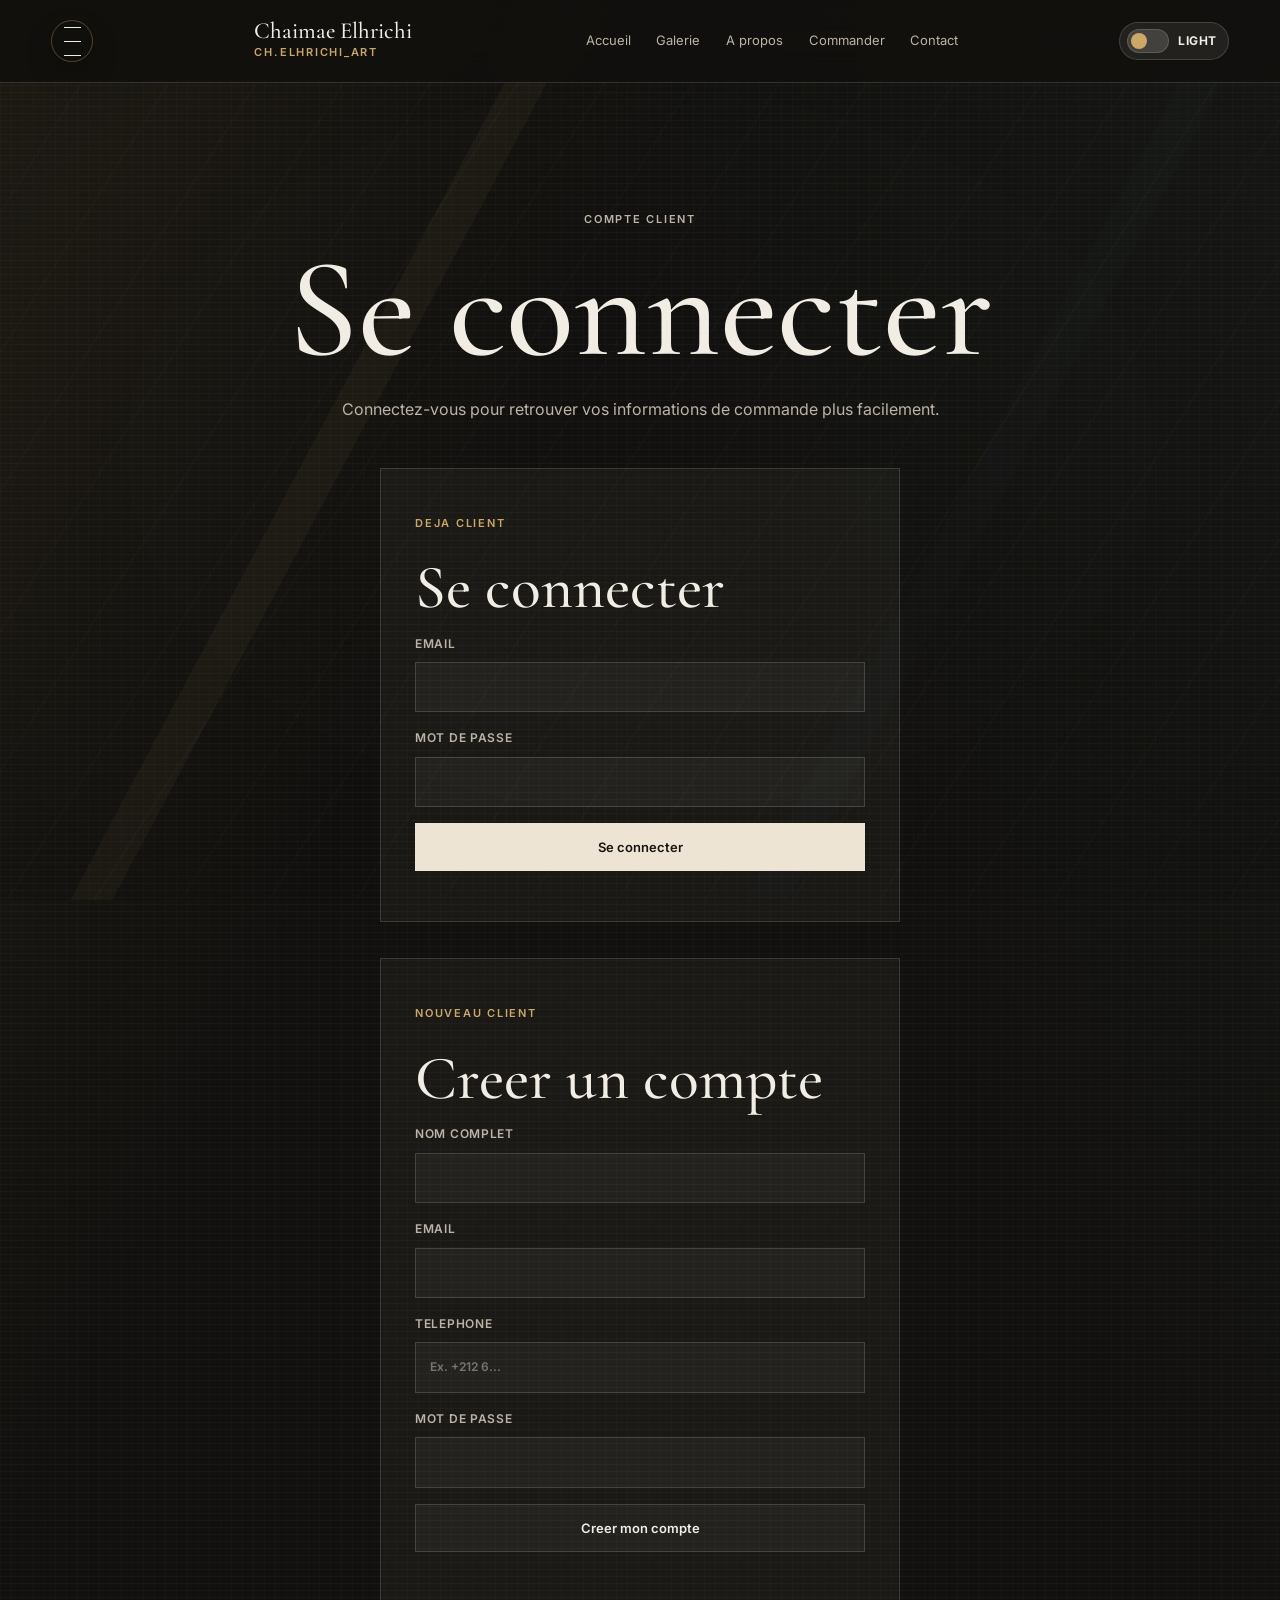
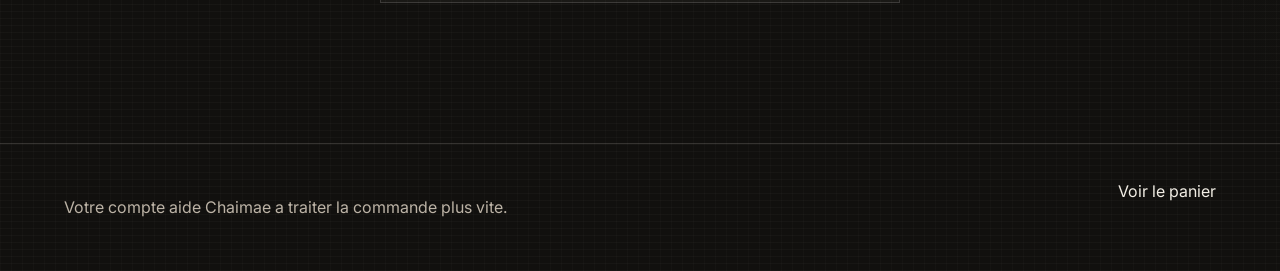
<file: compte.html>
<!doctype html>
<html lang="fr">
  <head>
    <meta charset="utf-8" />
    <meta name="viewport" content="width=device-width, initial-scale=1" />
    <title>Chaimae Elhrichi | Compte client</title>
    <link rel="preconnect" href="https://fonts.googleapis.com" />
    <link rel="preconnect" href="https://fonts.gstatic.com" crossorigin />
    <link href="https://fonts.googleapis.com/css2?family=Cormorant+Garamond:wght@400;500;600&family=Inter:wght@300;400;500;600&display=swap" rel="stylesheet" />
    <link rel="stylesheet" href="styles.css?v=20260712-03" />
  </head>
  <body data-page="account">
    <header class="site-header dark" data-reveal>
      <button class="action-menu-toggle" type="button" data-action-menu-toggle aria-label="Ouvrir le menu client" aria-expanded="false">
        <span></span><span></span><span></span>
      </button>
      <a class="brand" href="index.html"><span>Chaimae Elhrichi</span><small>ch.elhrichi_art</small></a>
      <nav aria-label="Navigation principale">
        <a href="index.html">Accueil</a>
        <a href="galerie.html">Galerie</a>
        <a href="apropos.html">A propos</a>
        <a href="commander.html">Commander</a>
        <a href="contact.html">Contact</a>
      </nav>
      <div class="header-actions" aria-label="Actions rapides">
        <button class="icon-action" type="button" data-search-open aria-label="Rechercher une oeuvre" data-menu-label="Recherche">
          <svg viewBox="0 0 24 24" aria-hidden="true"><circle cx="11" cy="11" r="7"></circle><path d="m16.5 16.5 4.5 4.5"></path></svg>
        </button>
        <a class="icon-action account-icon" href="compte.html" data-account-link aria-label="Compte client" data-menu-label="Compte">
          <svg viewBox="0 0 24 24" aria-hidden="true"><circle cx="12" cy="7" r="4"></circle><path d="M4 21c1.6-4.2 4.2-6 8-6s6.4 1.8 8 6"></path></svg>
        </a>
        <a class="icon-action" href="favoris.html" aria-label="Wishlist" data-menu-label="Wishlist">
          <svg viewBox="0 0 24 24" aria-hidden="true"><path d="m12 3 2.8 5.7 6.2.9-4.5 4.4 1.1 6.2L12 17.3l-5.6 2.9 1.1-6.2L3 9.6l6.2-.9L12 3Z"></path></svg>
          <span class="action-count" data-favorite-count>0</span>
        </a>
        <a class="icon-action" href="panier.html" aria-label="Panier" data-menu-label="Panier">
          <svg viewBox="0 0 24 24" aria-hidden="true"><path d="M6 8h12l1 13H5L6 8Z"></path><path d="M9 8V6a3 3 0 0 1 6 0v2"></path></svg>
          <span class="action-count" data-cart-count>0</span>
        </a>
      </div>      <button class="theme-toggle" type="button" aria-label="Activer le mode clair" aria-pressed="false">
        <span class="theme-toggle-mark" aria-hidden="true"></span>
        <span class="theme-toggle-text">Light</span>
      </button>
    </header>

    <main class="page-main account-page">
      <section class="page-intro" data-reveal>
        <p class="eyebrow">Compte client</p>
        <h1>Se connecter</h1>
        <p>
          Connectez-vous pour retrouver vos informations de commande plus facilement.
        </p>
      </section>

      <section class="account-layout account-layout-simple" data-reveal>
        <form class="account-card" id="loginForm">
          <p class="eyebrow">Deja client</p>
          <h2>Se connecter</h2>
          <label>Email<input name="email" type="email" autocomplete="email" required /></label>
          <label>Mot de passe<input name="password" type="password" autocomplete="current-password" required /></label>
          <button class="button primary" type="submit">Se connecter</button>
          <p class="account-message" id="loginMessage"></p>
        </form>

        <form class="account-card account-register-bottom" id="registerForm">
          <p class="eyebrow">Nouveau client</p>
          <h2>Creer un compte</h2>
          <label>Nom complet<input name="name" type="text" autocomplete="name" required /></label>
          <label>Email<input name="email" type="email" autocomplete="email" required /></label>
          <label>Telephone<input name="phone" type="tel" autocomplete="tel" placeholder="Ex. +212 6..." /></label>
          <label>Mot de passe<input name="password" type="password" autocomplete="new-password" minlength="6" required /></label>
          <button class="button ghost" type="submit">Creer mon compte</button>
          <p class="account-message" id="registerMessage"></p>
        </form>
      </section>
    </main>

    <footer class="footer">
      <p>Votre compte aide Chaimae a traiter la commande plus vite.</p>
      <a href="panier.html">Voir le panier</a>
    </footer>

    <script src="data.js?v=20260707-16"></script>
    <script src="script.js?v=20260712-03"></script>
  </body>
</html>
</file>
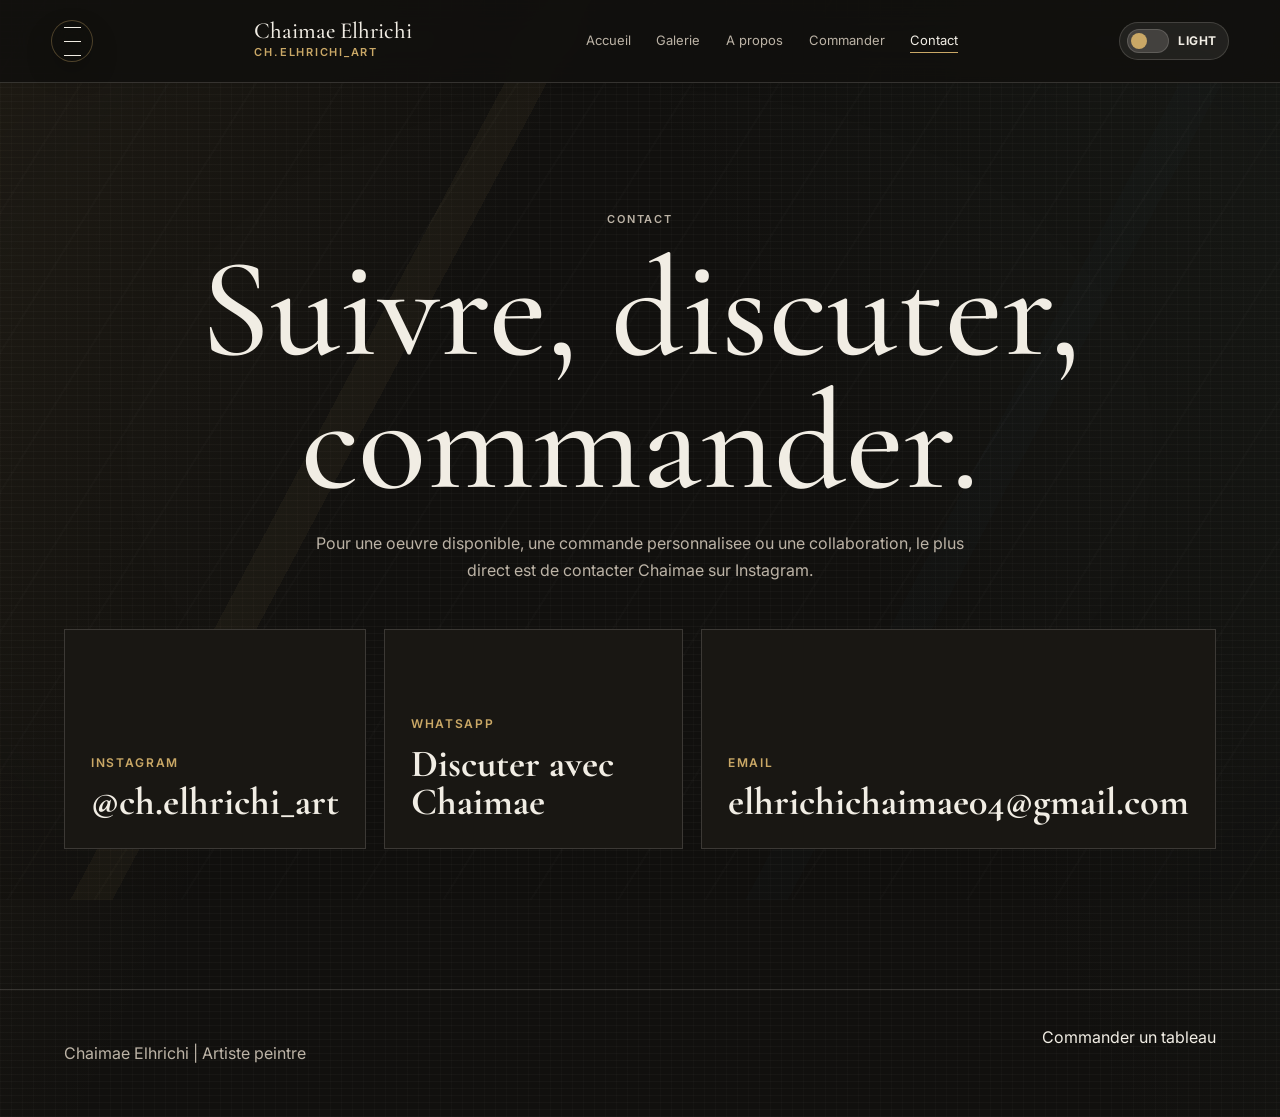
<file: contact.html>
<!doctype html>
<html lang="fr">
  <head>
    <meta charset="utf-8" />
    <meta name="viewport" content="width=device-width, initial-scale=1" />
    <title>Chaimae Elhrichi | Contact</title>
    <link rel="preconnect" href="https://fonts.googleapis.com" />
    <link rel="preconnect" href="https://fonts.gstatic.com" crossorigin />
    <link href="https://fonts.googleapis.com/css2?family=Cormorant+Garamond:wght@400;500;600&family=Inter:wght@300;400;500;600&display=swap" rel="stylesheet" />
    <link rel="stylesheet" href="styles.css?v=20260712-03" />
  </head>
  <body data-page="contact">
    <header class="site-header dark" data-reveal>
      <button class="action-menu-toggle" type="button" data-action-menu-toggle aria-label="Ouvrir le menu client" aria-expanded="false">
        <span></span><span></span><span></span>
      </button>
      <a class="brand" href="index.html"><span>Chaimae Elhrichi</span><small>ch.elhrichi_art</small></a>
      <nav aria-label="Navigation principale">
        <a href="index.html">Accueil</a>
        <a href="galerie.html">Galerie</a>
        <a href="apropos.html">A propos</a>
        <a href="commander.html">Commander</a>
        <a class="active" href="contact.html">Contact</a>
      </nav>
      <div class="header-actions" aria-label="Actions rapides">
        <button class="icon-action" type="button" data-search-open aria-label="Rechercher une oeuvre" data-menu-label="Recherche">
          <svg viewBox="0 0 24 24" aria-hidden="true"><circle cx="11" cy="11" r="7"></circle><path d="m16.5 16.5 4.5 4.5"></path></svg>
        </button>
        <a class="icon-action account-icon" href="compte.html" data-account-link aria-label="Compte client" data-menu-label="Compte">
          <svg viewBox="0 0 24 24" aria-hidden="true"><circle cx="12" cy="7" r="4"></circle><path d="M4 21c1.6-4.2 4.2-6 8-6s6.4 1.8 8 6"></path></svg>
        </a>
        <a class="icon-action" href="favoris.html" aria-label="Wishlist" data-menu-label="Wishlist">
          <svg viewBox="0 0 24 24" aria-hidden="true"><path d="m12 3 2.8 5.7 6.2.9-4.5 4.4 1.1 6.2L12 17.3l-5.6 2.9 1.1-6.2L3 9.6l6.2-.9L12 3Z"></path></svg>
          <span class="action-count" data-favorite-count>0</span>
        </a>
        <a class="icon-action" href="panier.html" aria-label="Panier" data-menu-label="Panier">
          <svg viewBox="0 0 24 24" aria-hidden="true"><path d="M6 8h12l1 13H5L6 8Z"></path><path d="M9 8V6a3 3 0 0 1 6 0v2"></path></svg>
          <span class="action-count" data-cart-count>0</span>
        </a>
      </div>      <button class="theme-toggle" type="button" aria-label="Activer le mode clair" aria-pressed="false">
        <span class="theme-toggle-mark" aria-hidden="true"></span>
        <span class="theme-toggle-text">Light</span>
      </button>
    </header>

    <main class="page-main contact-page">
      <section class="contact-hero" data-reveal>
        <p class="eyebrow">Contact</p>
        <h1>Suivre, discuter, commander.</h1>
        <p>
          Pour une oeuvre disponible, une commande personnalisee ou une collaboration,
          le plus direct est de contacter Chaimae sur Instagram.
        </p>
      </section>

      <section class="contact-grid">
        <a class="contact-card" href="https://www.instagram.com/ch.elhrichi_art/" target="_blank" rel="noreferrer" data-reveal>
          <span>Instagram</span>
          <strong>@ch.elhrichi_art</strong>
        </a>
        <a class="contact-card" href="https://wa.me/212650732531" target="_blank" rel="noreferrer" data-reveal>
          <span>WhatsApp</span>
          <strong>Discuter avec Chaimae</strong>
        </a>
        <a class="contact-card" href="https://mail.google.com/mail/?view=cm&fs=1&to=elhrichichaimae04%40gmail.com&su=Demande%20de%20renseignement%20-%20Chaimae%20Elhrichi&body=Bonjour%20Chaimae%2C%0D%0A%0D%0AJe%20souhaite%20vous%20contacter%20au%20sujet%20de%20vos%20tableaux.%0D%0A%0D%0ANom%20%3A%20%0D%0AContact%20%3A%20%0D%0AMessage%20%3A%20%0D%0A" target="_blank" data-reveal>
          <span>Email</span>
          <strong>elhrichichaimae04@gmail.com</strong>
        </a>
      </section>
    </main>

    <footer class="footer">
      <p>Chaimae Elhrichi | Artiste peintre</p>
      <a href="commander.html">Commander un tableau</a>
    </footer>

    <script src="script.js?v=20260712-03"></script>
  </body>
</html>
</file>
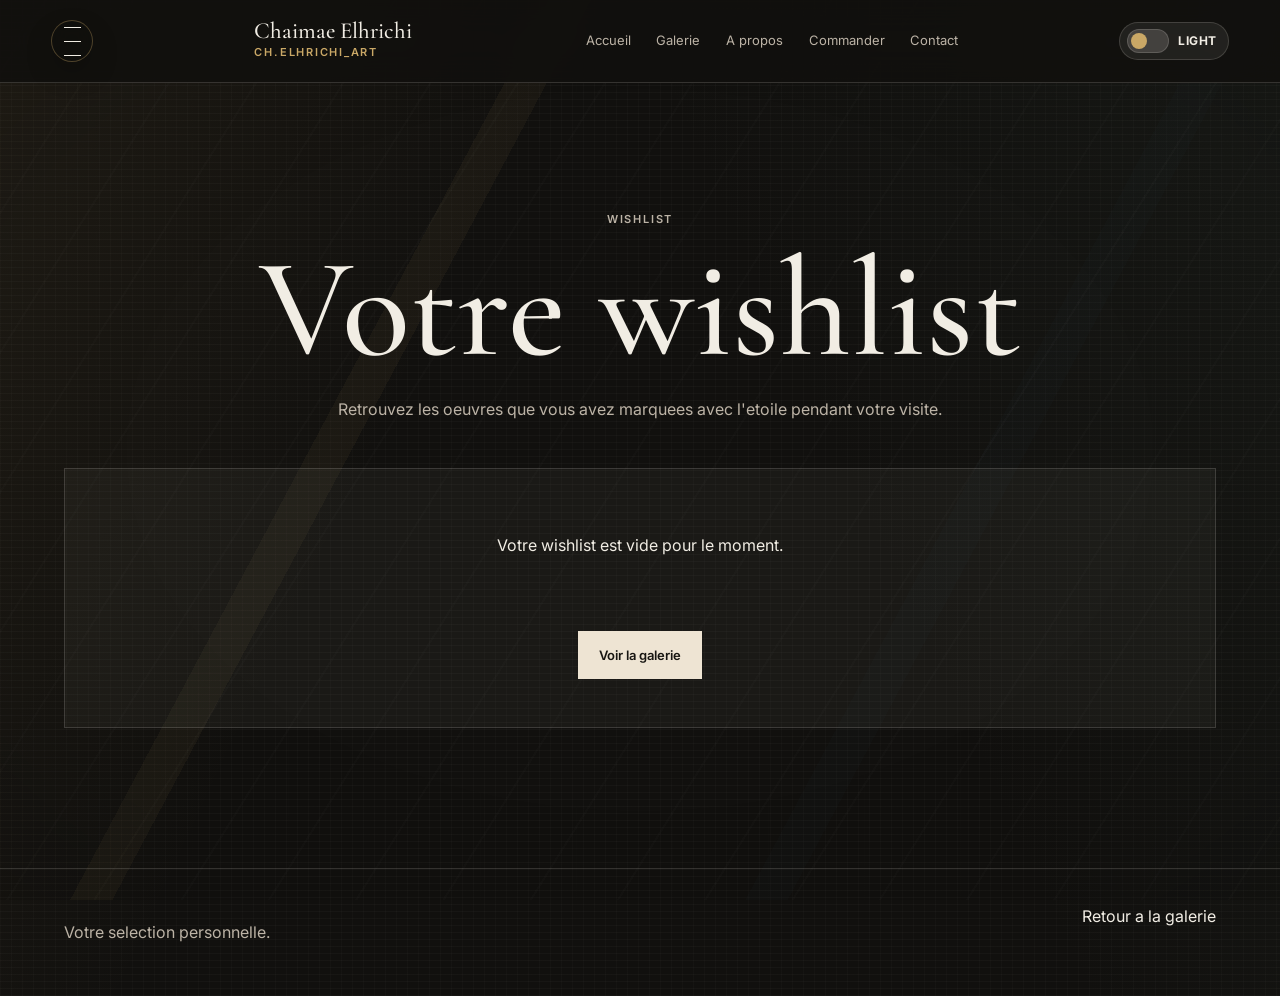
<file: favoris.html>
<!doctype html>
<html lang="fr">
  <head>
    <meta charset="utf-8" />
    <meta name="viewport" content="width=device-width, initial-scale=1" />
    <title>Chaimae Elhrichi | Wishlist</title>
    <link rel="preconnect" href="https://fonts.googleapis.com" />
    <link rel="preconnect" href="https://fonts.gstatic.com" crossorigin />
    <link href="https://fonts.googleapis.com/css2?family=Cormorant+Garamond:wght@400;500;600&family=Inter:wght@300;400;500;600&display=swap" rel="stylesheet" />
    <link rel="stylesheet" href="styles.css?v=20260712-03" />
  </head>
  <body data-page="favorites">
    <header class="site-header dark" data-reveal>
      <button class="action-menu-toggle" type="button" data-action-menu-toggle aria-label="Ouvrir le menu client" aria-expanded="false">
        <span></span><span></span><span></span>
      </button>
      <a class="brand" href="index.html"><span>Chaimae Elhrichi</span><small>ch.elhrichi_art</small></a>
      <nav aria-label="Navigation principale">
        <a href="index.html">Accueil</a>
        <a href="galerie.html">Galerie</a>
        <a href="apropos.html">A propos</a>
        <a href="commander.html">Commander</a>
        <a href="contact.html">Contact</a>
      </nav>
      <div class="header-actions" aria-label="Actions rapides">
        <button class="icon-action" type="button" data-search-open aria-label="Rechercher une oeuvre" data-menu-label="Recherche">
          <svg viewBox="0 0 24 24" aria-hidden="true"><circle cx="11" cy="11" r="7"></circle><path d="m16.5 16.5 4.5 4.5"></path></svg>
        </button>
        <a class="icon-action account-icon" href="compte.html" data-account-link aria-label="Compte client" data-menu-label="Compte">
          <svg viewBox="0 0 24 24" aria-hidden="true"><circle cx="12" cy="7" r="4"></circle><path d="M4 21c1.6-4.2 4.2-6 8-6s6.4 1.8 8 6"></path></svg>
        </a>
        <a class="icon-action active" href="favoris.html" aria-label="Wishlist" data-menu-label="Wishlist">
          <svg viewBox="0 0 24 24" aria-hidden="true"><path d="m12 3 2.8 5.7 6.2.9-4.5 4.4 1.1 6.2L12 17.3l-5.6 2.9 1.1-6.2L3 9.6l6.2-.9L12 3Z"></path></svg>
          <span class="action-count" data-favorite-count>0</span>
        </a>
        <a class="icon-action" href="panier.html" aria-label="Panier" data-menu-label="Panier">
          <svg viewBox="0 0 24 24" aria-hidden="true"><path d="M6 8h12l1 13H5L6 8Z"></path><path d="M9 8V6a3 3 0 0 1 6 0v2"></path></svg>
          <span class="action-count" data-cart-count>0</span>
        </a>
      </div>
      <button class="theme-toggle" type="button" aria-label="Activer le mode clair" aria-pressed="false">
        <span class="theme-toggle-mark" aria-hidden="true"></span>
        <span class="theme-toggle-text">Light</span>
      </button>
    </header>

    <main class="page-main">
      <section class="page-intro" data-reveal>
        <p class="eyebrow">Wishlist</p>
        <h1>Votre wishlist</h1>
        <p>Retrouvez les oeuvres que vous avez marquees avec l'etoile pendant votre visite.</p>
      </section>
      <section class="gallery-section">
        <div class="art-grid" id="favoriteGrid" aria-live="polite"></div>
      </section>
    </main>

    <footer class="footer">
      <p>Votre selection personnelle.</p>
      <a href="galerie.html">Retour a la galerie</a>
    </footer>

    <script src="data.js?v=20260707-16"></script>
    <script src="script.js?v=20260712-03"></script>
  </body>
</html>
</file>
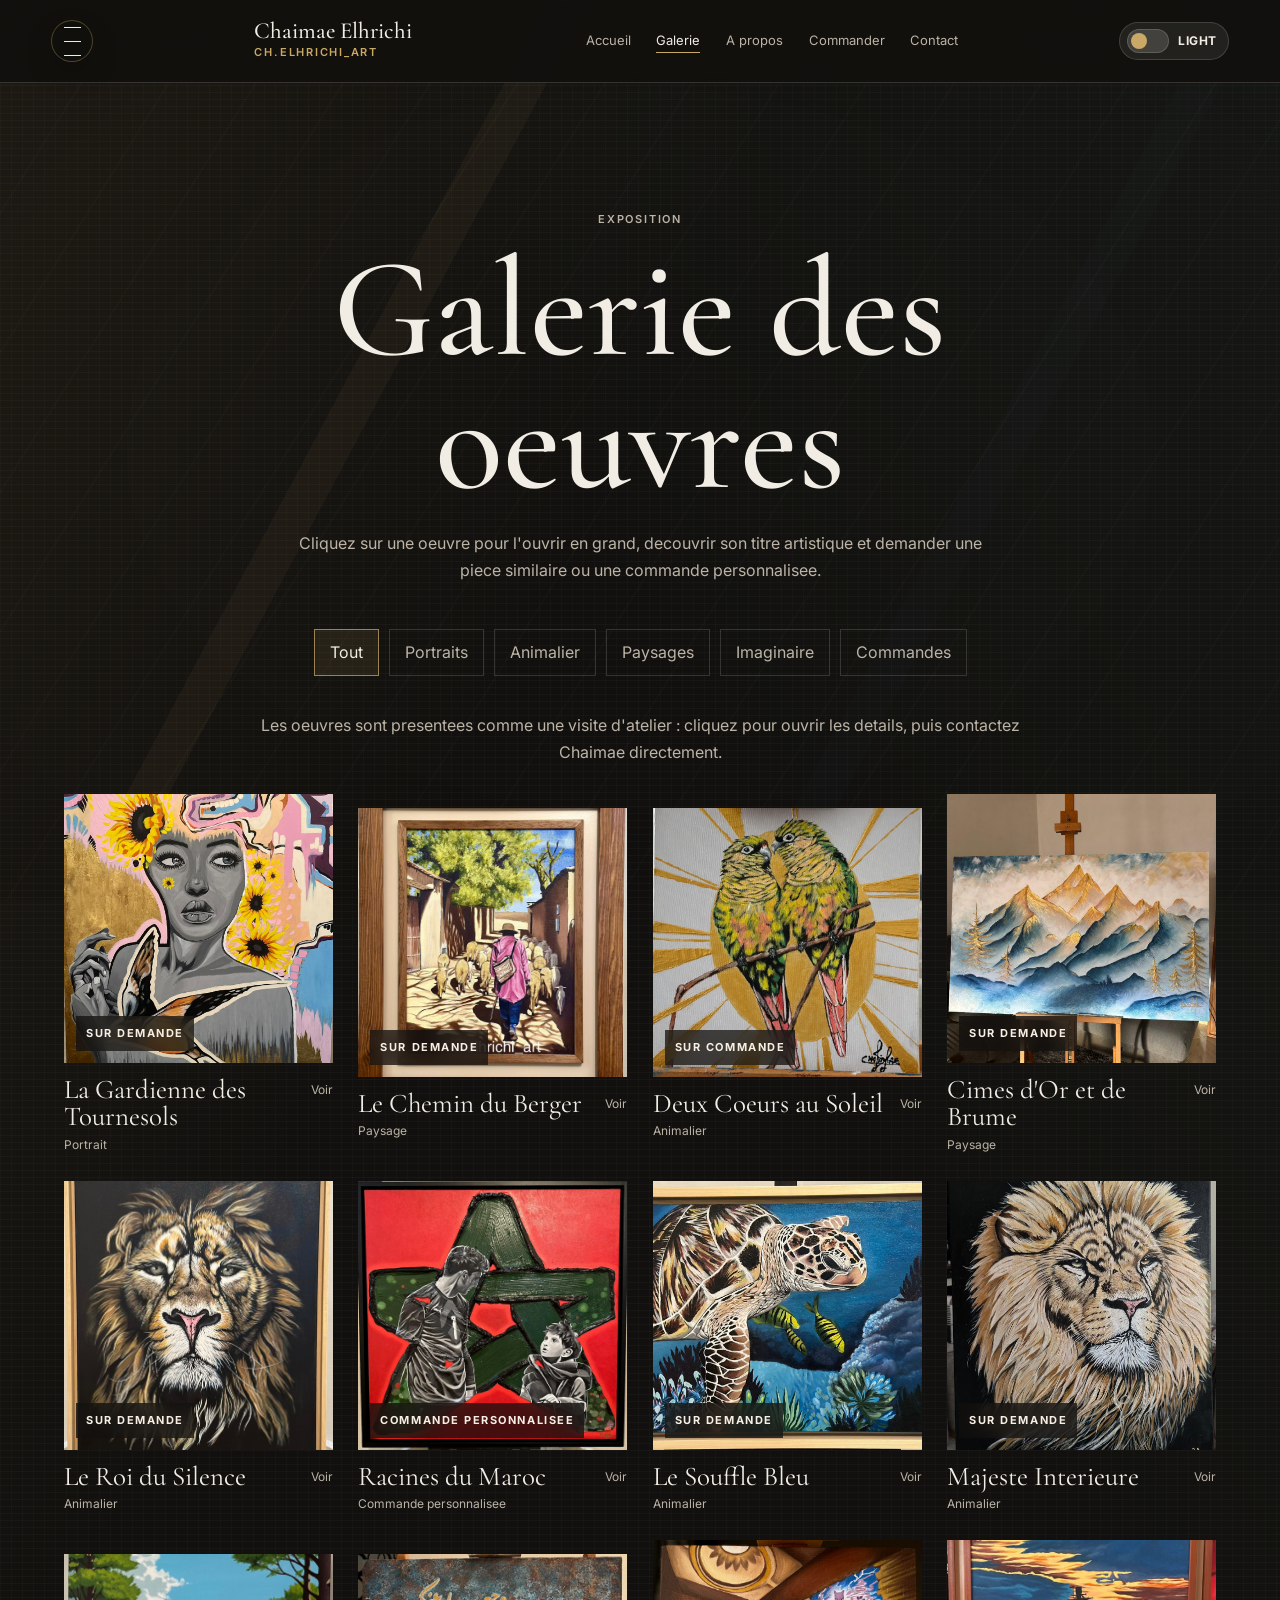
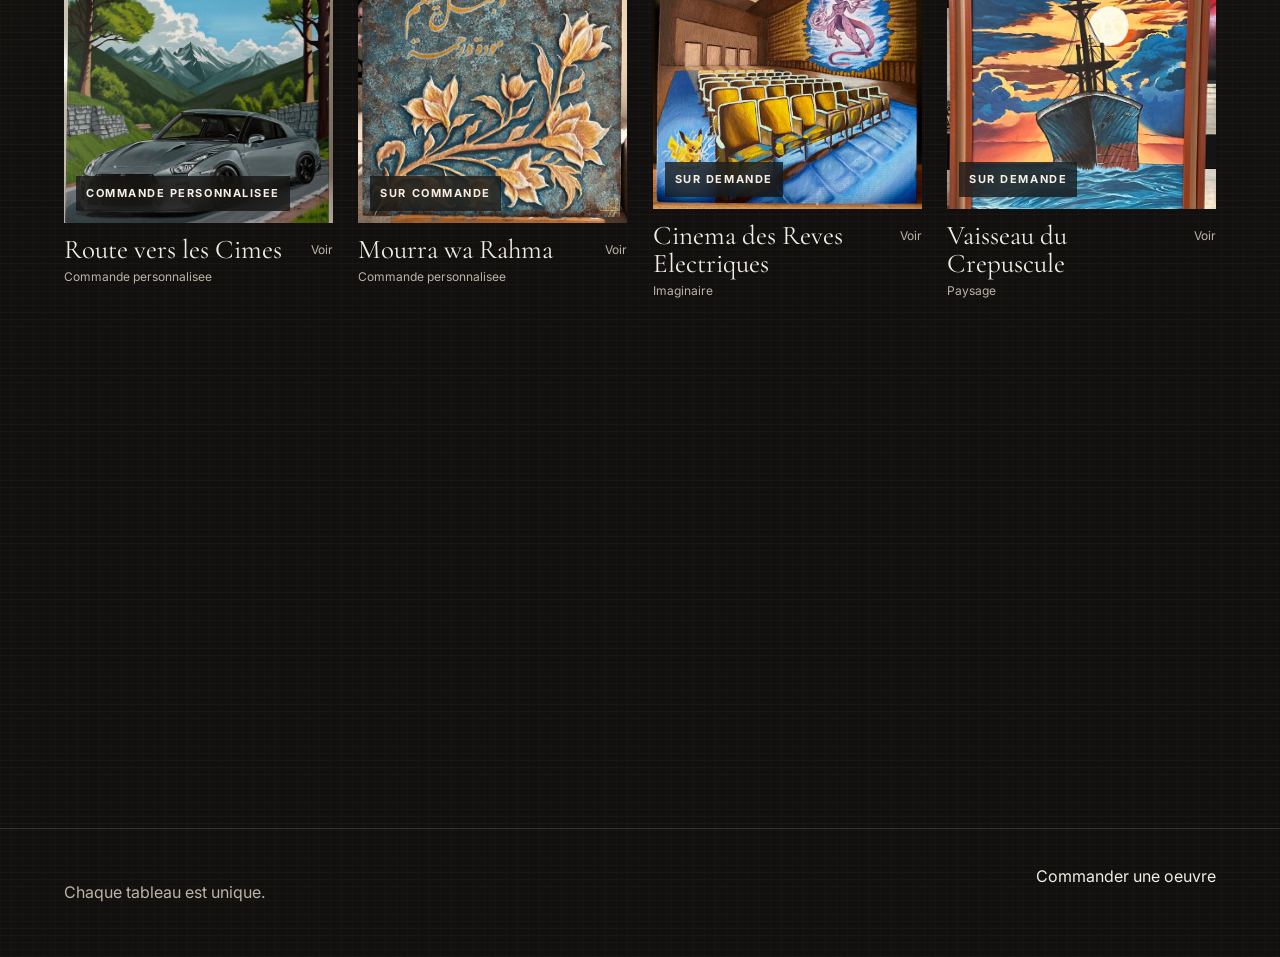
<file: galerie.html>
<!doctype html>
<html lang="fr">
  <head>
    <meta charset="utf-8" />
    <meta name="viewport" content="width=device-width, initial-scale=1" />
    <title>Chaimae Elhrichi | Galerie</title>
    <link rel="preconnect" href="https://fonts.googleapis.com" />
    <link rel="preconnect" href="https://fonts.gstatic.com" crossorigin />
    <link href="https://fonts.googleapis.com/css2?family=Cormorant+Garamond:wght@400;500;600&family=Inter:wght@300;400;500;600&display=swap" rel="stylesheet" />
    <link rel="stylesheet" href="styles.css?v=20260712-03" />
  </head>
  <body data-page="gallery">
    <header class="site-header dark" data-reveal>
      <button class="action-menu-toggle" type="button" data-action-menu-toggle aria-label="Ouvrir le menu client" aria-expanded="false">
        <span></span><span></span><span></span>
      </button>
      <a class="brand" href="index.html"><span>Chaimae Elhrichi</span><small>ch.elhrichi_art</small></a>
      <nav aria-label="Navigation principale">
        <a href="index.html">Accueil</a>
        <a class="active" href="galerie.html">Galerie</a>
        <a href="apropos.html">A propos</a>
        <a href="commander.html">Commander</a>
        <a href="contact.html">Contact</a>
      </nav>
      <div class="header-actions" aria-label="Actions rapides">
        <button class="icon-action" type="button" data-search-open aria-label="Rechercher une oeuvre" data-menu-label="Recherche">
          <svg viewBox="0 0 24 24" aria-hidden="true"><circle cx="11" cy="11" r="7"></circle><path d="m16.5 16.5 4.5 4.5"></path></svg>
        </button>
        <a class="icon-action account-icon" href="compte.html" data-account-link aria-label="Compte client" data-menu-label="Compte">
          <svg viewBox="0 0 24 24" aria-hidden="true"><circle cx="12" cy="7" r="4"></circle><path d="M4 21c1.6-4.2 4.2-6 8-6s6.4 1.8 8 6"></path></svg>
        </a>
        <a class="icon-action" href="favoris.html" aria-label="Wishlist" data-menu-label="Wishlist">
          <svg viewBox="0 0 24 24" aria-hidden="true"><path d="m12 3 2.8 5.7 6.2.9-4.5 4.4 1.1 6.2L12 17.3l-5.6 2.9 1.1-6.2L3 9.6l6.2-.9L12 3Z"></path></svg>
          <span class="action-count" data-favorite-count>0</span>
        </a>
        <a class="icon-action" href="panier.html" aria-label="Panier" data-menu-label="Panier">
          <svg viewBox="0 0 24 24" aria-hidden="true"><path d="M6 8h12l1 13H5L6 8Z"></path><path d="M9 8V6a3 3 0 0 1 6 0v2"></path></svg>
          <span class="action-count" data-cart-count>0</span>
        </a>
      </div>      <button class="theme-toggle" type="button" aria-label="Activer le mode clair" aria-pressed="false">
        <span class="theme-toggle-mark" aria-hidden="true"></span>
        <span class="theme-toggle-text">Light</span>
      </button>
    </header>

    <main class="page-main">
      <section class="page-intro" data-reveal>
        <p class="eyebrow">Exposition</p>
        <h1>Galerie des oeuvres</h1>
        <p>
          Cliquez sur une oeuvre pour l'ouvrir en grand, decouvrir son titre artistique
          et demander une piece similaire ou une commande personnalisee.
        </p>
      </section>

      <section class="gallery-section">
        <div class="filters" aria-label="Filtrer la galerie" data-reveal>
          <button class="filter active" type="button" data-filter="all">Tout</button>
          <button class="filter" type="button" data-filter="portrait">Portraits</button>
          <button class="filter" type="button" data-filter="animalier">Animalier</button>
          <button class="filter" type="button" data-filter="paysage">Paysages</button>
          <button class="filter" type="button" data-filter="imaginaire">Imaginaire</button>
          <button class="filter" type="button" data-filter="commande">Commandes</button>
        </div>
        <p class="gallery-note" data-reveal>Les oeuvres sont presentees comme une visite d'atelier : cliquez pour ouvrir les details, puis contactez Chaimae directement.</p>
        <div class="art-grid" id="artGrid" aria-live="polite"></div>
      </section>
    </main>

    <dialog class="lightbox" id="lightbox" aria-label="Details de l'oeuvre">
      <button class="close-lightbox" type="button" aria-label="Fermer">&times;</button>
      <div class="lightbox-layout">
        <img id="lightboxImage" alt="" />
        <div class="lightbox-copy">
          <p class="eyebrow" id="lightboxCategory"></p>
          <h2 id="lightboxTitle"></h2>
          <p id="lightboxNote" class="art-note"></p>
          <dl>
            <div><dt>Technique</dt><dd id="lightboxTechnique"></dd></div>
            <div><dt>Format</dt><dd id="lightboxSize"></dd></div>
            <div><dt>Annee</dt><dd id="lightboxYear"></dd></div>
            <div><dt>Disponibilite</dt><dd id="lightboxPrice"></dd></div>
          </dl>
          <a class="button primary" id="lightboxWhatsapp" target="_blank" rel="noreferrer">Demander cette oeuvre</a>
          <button class="button ghost" type="button" id="lightboxAddCart">Ajouter au panier</button>
          <button class="button ghost" type="button" id="lightboxFavorite">Ajouter a la wishlist</button>
        </div>
      </div>
    </dialog>

    <footer class="footer">
      <p>Chaque tableau est unique.</p>
      <a href="commander.html">Commander une oeuvre</a>
    </footer>

    <script src="data.js?v=20260707-16"></script>
    <script src="script.js?v=20260712-03"></script>
  </body>
</html>
</file>
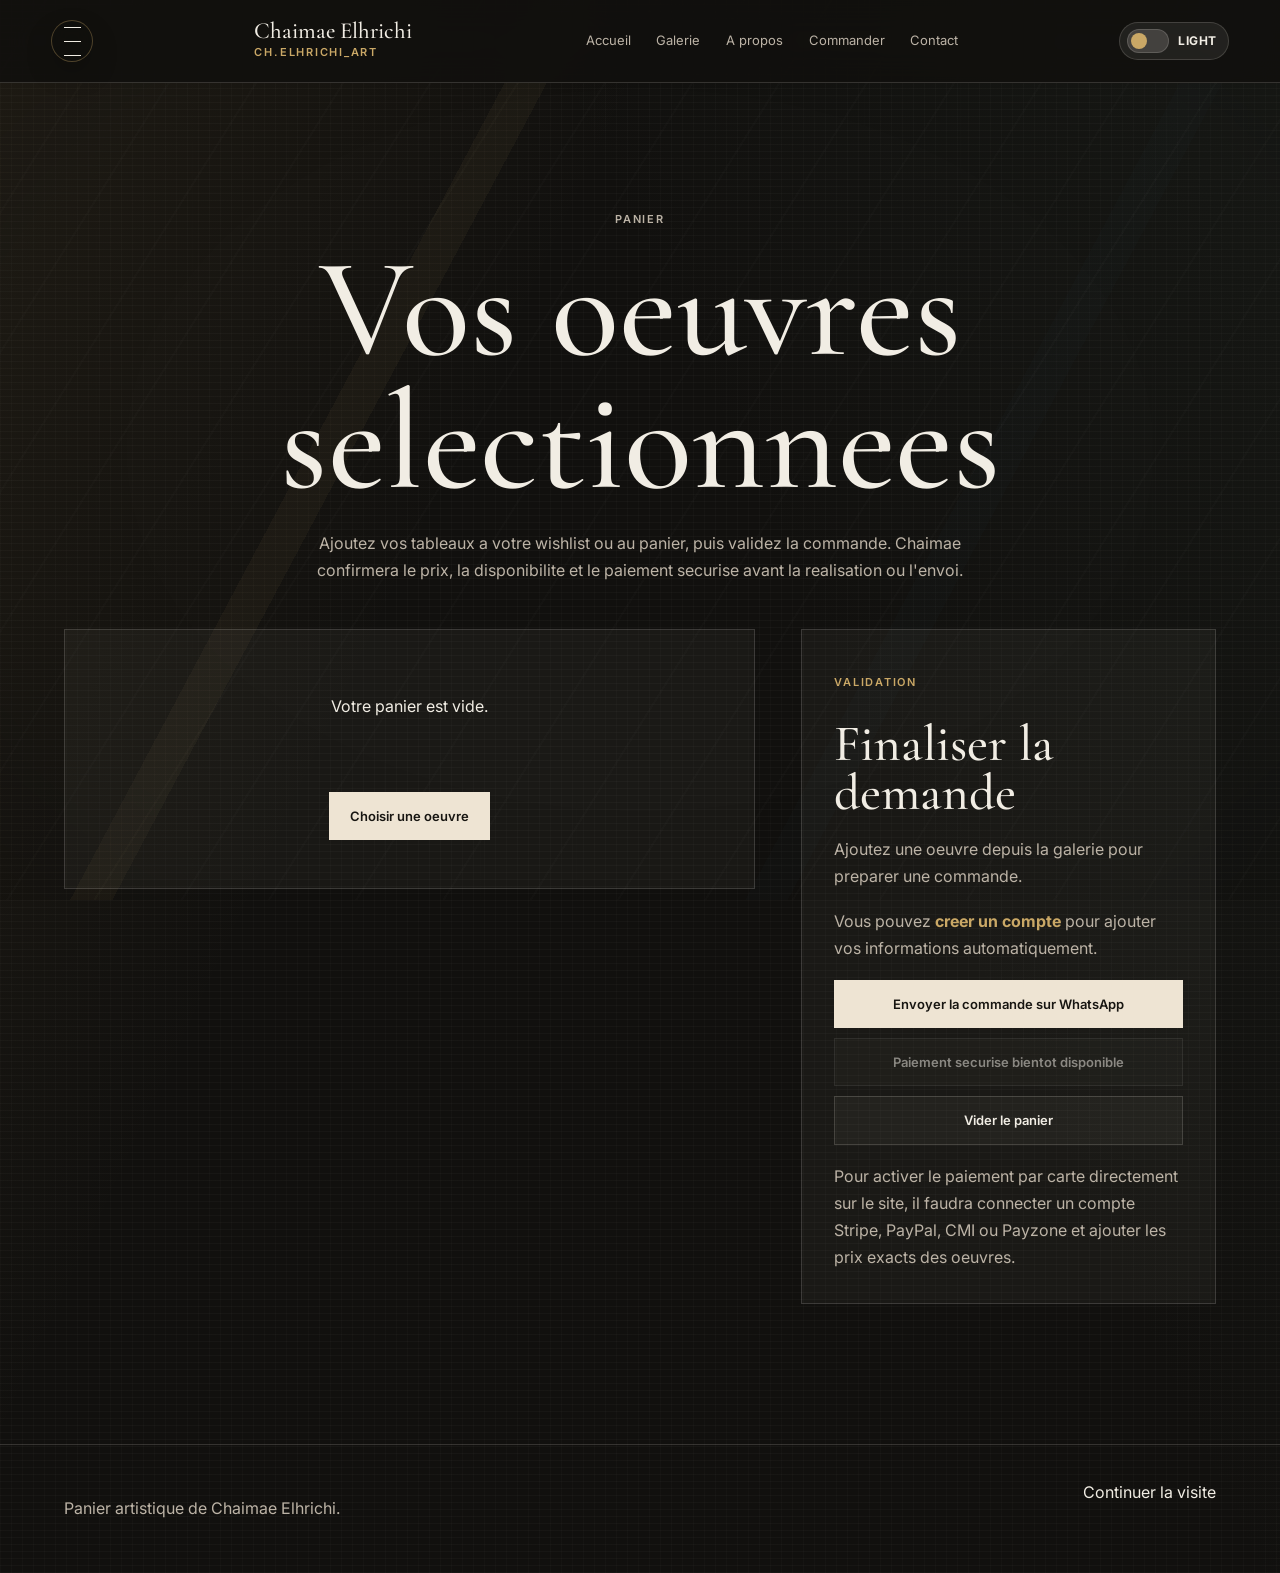
<file: panier.html>
<!doctype html>
<html lang="fr">
  <head>
    <meta charset="utf-8" />
    <meta name="viewport" content="width=device-width, initial-scale=1" />
    <title>Chaimae Elhrichi | Panier</title>
    <link rel="preconnect" href="https://fonts.googleapis.com" />
    <link rel="preconnect" href="https://fonts.gstatic.com" crossorigin />
    <link href="https://fonts.googleapis.com/css2?family=Cormorant+Garamond:wght@400;500;600&family=Inter:wght@300;400;500;600&display=swap" rel="stylesheet" />
    <link rel="stylesheet" href="styles.css?v=20260712-03" />
  </head>
  <body data-page="cart">
    <header class="site-header dark" data-reveal>
      <button class="action-menu-toggle" type="button" data-action-menu-toggle aria-label="Ouvrir le menu client" aria-expanded="false">
        <span></span><span></span><span></span>
      </button>
      <a class="brand" href="index.html"><span>Chaimae Elhrichi</span><small>ch.elhrichi_art</small></a>
      <nav aria-label="Navigation principale">
        <a href="index.html">Accueil</a>
        <a href="galerie.html">Galerie</a>
        <a href="apropos.html">A propos</a>
        <a href="commander.html">Commander</a>
        <a href="contact.html">Contact</a>
      </nav>
      <div class="header-actions" aria-label="Actions rapides">
        <button class="icon-action" type="button" data-search-open aria-label="Rechercher une oeuvre" data-menu-label="Recherche">
          <svg viewBox="0 0 24 24" aria-hidden="true"><circle cx="11" cy="11" r="7"></circle><path d="m16.5 16.5 4.5 4.5"></path></svg>
        </button>
        <a class="icon-action account-icon" href="compte.html" data-account-link aria-label="Compte client" data-menu-label="Compte">
          <svg viewBox="0 0 24 24" aria-hidden="true"><circle cx="12" cy="7" r="4"></circle><path d="M4 21c1.6-4.2 4.2-6 8-6s6.4 1.8 8 6"></path></svg>
        </a>
        <a class="icon-action" href="favoris.html" aria-label="Wishlist" data-menu-label="Wishlist">
          <svg viewBox="0 0 24 24" aria-hidden="true"><path d="m12 3 2.8 5.7 6.2.9-4.5 4.4 1.1 6.2L12 17.3l-5.6 2.9 1.1-6.2L3 9.6l6.2-.9L12 3Z"></path></svg>
          <span class="action-count" data-favorite-count>0</span>
        </a>
        <a class="icon-action" href="panier.html" aria-label="Panier" data-menu-label="Panier">
          <svg viewBox="0 0 24 24" aria-hidden="true"><path d="M6 8h12l1 13H5L6 8Z"></path><path d="M9 8V6a3 3 0 0 1 6 0v2"></path></svg>
          <span class="action-count" data-cart-count>0</span>
        </a>
      </div>      <button class="theme-toggle" type="button" aria-label="Activer le mode clair" aria-pressed="false">
        <span class="theme-toggle-mark" aria-hidden="true"></span>
        <span class="theme-toggle-text">Light</span>
      </button>
    </header>

    <main class="page-main cart-page">
      <section class="page-intro" data-reveal>
        <p class="eyebrow">Panier</p>
        <h1>Vos oeuvres selectionnees</h1>
        <p>
          Ajoutez vos tableaux a votre wishlist ou au panier, puis validez la commande. Chaimae confirmera le prix,
          la disponibilite et le paiement securise avant la realisation ou l'envoi.
        </p>
      </section>

      <section class="cart-layout" data-reveal>
        <div class="cart-items" id="cartItems" aria-live="polite"></div>
        <aside class="cart-summary">
          <p class="eyebrow">Validation</p>
          <h2>Finaliser la demande</h2>
          <p class="cart-summary-text" id="cartSummaryText">Votre panier est vide.</p>
          <p class="cart-account-hint" id="cartAccountHint"></p>
          <div class="cart-actions">
            <a class="button primary" id="cartWhatsapp" target="_blank" rel="noreferrer">Envoyer la commande sur WhatsApp</a>
            <a class="button ghost disabled" id="securePaymentLink" aria-disabled="true">Paiement securise bientot disponible</a>
            <button class="button ghost" type="button" id="clearCartButton">Vider le panier</button>
          </div>
          <p class="payment-note">
            Pour activer le paiement par carte directement sur le site, il faudra connecter un compte Stripe,
            PayPal, CMI ou Payzone et ajouter les prix exacts des oeuvres.
          </p>
        </aside>
      </section>
    </main>

    <footer class="footer">
      <p>Panier artistique de Chaimae Elhrichi.</p>
      <a href="galerie.html">Continuer la visite</a>
    </footer>

    <script src="data.js?v=20260707-16"></script>
    <script src="script.js?v=20260712-03"></script>
  </body>
</html>
</file>
<file: styles.css>
:root {
  --ink: #f1ede4;
  --muted: #bcb3a6;
  --paper: #eee4d3;
  --charcoal: #11100e;
  --charcoal-2: #191713;
  --charcoal-3: #242019;
  --line: rgba(241, 237, 228, 0.16);
  --gold: #caa866;
  --green: #4e6658;
  --red: #8f332e;
  --blue: #355d72;
  --serif: "Cormorant Garamond", Georgia, serif;
  --sans: "Inter", Arial, sans-serif;
}

* {
  box-sizing: border-box;
}

html {
  scroll-behavior: smooth;
}

body {
  margin: 0;
  background: var(--charcoal);
  color: var(--ink);
  font-family: var(--sans);
  font-size: 16px;
  line-height: 1.7;
}

img {
  display: block;
  max-width: 100%;
}

a {
  color: inherit;
  text-decoration: none;
}

button,
input,
select,
textarea {
  font: inherit;
}

.site-header {
  position: fixed;
  inset: 0 0 auto;
  z-index: 20;
  display: flex;
  align-items: center;
  justify-content: space-between;
  gap: 22px;
  padding: 20px clamp(20px, 4vw, 56px);
  background: linear-gradient(rgba(17, 16, 14, 0.92), rgba(17, 16, 14, 0.28));
  backdrop-filter: blur(16px);
}

.site-header.dark {
  background: rgba(17, 16, 14, 0.92);
  border-bottom: 1px solid var(--line);
}

.brand {
  display: grid;
  min-width: 170px;
}

.brand span,
h1,
h2 {
  font-family: var(--serif);
  font-weight: 500;
  line-height: 0.95;
}

.brand span {
  font-size: 23px;
}

.brand small,
.eyebrow {
  color: var(--gold);
  font-size: 11px;
  font-weight: 600;
  letter-spacing: 0.16em;
  text-transform: uppercase;
}

nav {
  display: flex;
  flex-wrap: wrap;
  justify-content: flex-end;
  gap: clamp(12px, 2vw, 26px);
  color: var(--muted);
  font-size: 13px;
}

nav a {
  border-bottom: 1px solid transparent;
  transition: color 180ms ease, border-color 180ms ease;
}

nav a:hover,
nav a.active {
  color: var(--ink);
  border-color: var(--gold);
}

.hero {
  position: relative;
  min-height: 100svh;
  display: grid;
  align-items: end;
  overflow: hidden;
}

.hero-media {
  position: absolute;
  inset: 0;
}

.hero-media::after {
  content: "";
  position: absolute;
  inset: 0;
  background:
    linear-gradient(90deg, rgba(17, 16, 14, 0.9), rgba(17, 16, 14, 0.18) 62%),
    linear-gradient(0deg, rgba(17, 16, 14, 0.96), transparent 46%);
}

.hero-media img {
  width: 100%;
  height: 100%;
  object-fit: cover;
  transform: scale(1.02);
}

.hero-content {
  position: relative;
  z-index: 1;
  width: min(820px, calc(100% - 40px));
  margin: 0 auto;
  padding: 168px 0 90px;
}

h1 {
  margin: 14px 0 20px;
  font-size: clamp(58px, 11vw, 142px);
}

h2 {
  margin: 0;
  font-size: clamp(38px, 6.4vw, 80px);
}

.signature,
.page-intro p,
.feature-copy p,
.about-copy p,
.statement p,
.commission-aside p,
.contact-hero p {
  color: var(--muted);
}

.signature {
  width: min(650px, 100%);
  margin: 0 0 32px;
  font-size: clamp(18px, 2.3vw, 25px);
}

.button {
  display: inline-flex;
  min-height: 48px;
  align-items: center;
  justify-content: center;
  border: 1px solid var(--line);
  padding: 12px 20px;
  color: var(--ink);
  font-size: 13px;
  font-weight: 600;
  transition: transform 180ms ease, background 180ms ease, color 180ms ease, border-color 180ms ease;
}

.button:hover,
.text-link:hover,
.contact-card:hover {
  transform: translateY(-2px);
}

.button.primary {
  background: var(--paper);
  color: #171511;
  border-color: var(--paper);
}

.button.ghost {
  background: rgba(241, 237, 228, 0.04);
}

.hero-actions,
.form-actions {
  display: flex;
  flex-wrap: wrap;
  gap: 12px;
}

.statement {
  padding: 56px clamp(20px, 7vw, 110px);
  border-top: 1px solid var(--line);
  border-bottom: 1px solid var(--line);
  background: var(--charcoal-2);
}

.statement p {
  width: min(1060px, 100%);
  margin: 0 auto;
  font-family: var(--serif);
  font-size: clamp(29px, 4vw, 56px);
  line-height: 1.04;
}

.section,
.page-main {
  padding: clamp(86px, 11vw, 140px) clamp(20px, 5vw, 70px);
}

.page-main {
  min-height: calc(100svh - 120px);
  padding-top: clamp(132px, 16vw, 190px);
}

.page-intro,
.contact-hero {
  width: min(920px, 100%);
  margin: 0 auto 44px;
  text-align: center;
}

.page-intro p,
.contact-hero p {
  width: min(690px, 100%);
  margin: 20px auto 0;
}

.split-feature {
  display: grid;
  grid-template-columns: minmax(260px, 0.8fr) minmax(320px, 1.2fr);
  align-items: center;
  gap: clamp(32px, 7vw, 96px);
}

.text-link {
  display: inline-flex;
  margin-top: 16px;
  color: var(--gold);
  font-weight: 600;
  transition: transform 180ms ease;
}

.featured-strip {
  display: grid;
  grid-template-columns: repeat(3, 1fr);
  gap: 16px;
}

.featured-work {
  display: grid;
  gap: 12px;
  color: var(--muted);
  font-family: var(--serif);
  font-size: 26px;
}

.featured-work img {
  width: 100%;
  aspect-ratio: 4 / 5;
  object-fit: cover;
}

.artist-video-frame {
  position: relative;
  width: min(520px, 100%);
  justify-self: center;
  border: 1px solid rgba(202, 168, 102, 0.34);
  padding: 10px;
  background:
    linear-gradient(135deg, rgba(202, 168, 102, 0.18), transparent 42%),
    rgba(17, 16, 14, 0.64);
  box-shadow: 0 28px 70px rgba(0, 0, 0, 0.32);
}

.artist-video-frame::before {
  content: "";
  position: absolute;
  inset: -16px;
  z-index: -1;
  border: 1px solid rgba(202, 168, 102, 0.14);
  transform: rotate(-1.6deg);
}

.artist-video {
  display: block;
  width: 100%;
  aspect-ratio: 9 / 16;
  max-height: 680px;
  object-fit: cover;
  background: #11100e;
  pointer-events: none;
  user-select: none;
}

html[data-theme="light"] .artist-video-frame {
  background:
    linear-gradient(135deg, rgba(159, 115, 49, 0.16), transparent 44%),
    rgba(255, 248, 237, 0.74);
  box-shadow: 0 26px 60px rgba(96, 71, 44, 0.16);
}

.filters {
  display: flex;
  flex-wrap: wrap;
  justify-content: center;
  gap: 10px;
  margin-bottom: 36px;
}

.filter {
  min-height: 40px;
  border: 1px solid var(--line);
  background: transparent;
  color: var(--muted);
  padding: 9px 15px;
  cursor: pointer;
  transition: background 180ms ease, color 180ms ease, border-color 180ms ease;
}

.filter:hover,
.filter.active {
  border-color: rgba(202, 168, 102, 0.72);
  background: rgba(202, 168, 102, 0.1);
  color: var(--ink);
}

.art-grid {
  display: grid;
  grid-template-columns: repeat(12, 1fr);
  gap: clamp(18px, 2vw, 28px);
}

.art-card {
  grid-column: span 4;
  border: 0;
  padding: 0;
  background: transparent;
  color: inherit;
  text-align: left;
  cursor: zoom-in;
}

.art-card:nth-child(6n + 2),
.art-card:nth-child(6n + 5) {
  grid-column: span 5;
}

.art-card:nth-child(6n + 3) {
  grid-column: span 3;
}

.art-frame {
  display: block;
  overflow: hidden;
  aspect-ratio: 4 / 5;
  background: var(--charcoal-3);
}

.art-card:nth-child(6n + 2) .art-frame,
.art-card:nth-child(6n + 4) .art-frame {
  aspect-ratio: 1 / 1;
}

.art-card:nth-child(6n + 5) .art-frame {
  aspect-ratio: 5 / 4;
}

.art-frame img {
  width: 100%;
  height: 100%;
  object-fit: cover;
  transition: transform 520ms ease, filter 520ms ease;
}

.art-card:hover .art-frame img {
  transform: scale(1.045);
  filter: saturate(1.08);
}

.art-meta {
  display: flex;
  justify-content: space-between;
  gap: 16px;
  padding-top: 13px;
}

.art-title {
  display: block;
  font-family: var(--serif);
  font-size: 27px;
  line-height: 1.02;
}

.art-category,
.art-price {
  display: block;
  margin-top: 4px;
  color: var(--muted);
  font-size: 12px;
}

.art-price {
  text-align: right;
}

.about-page,
.commission-layout {
  display: grid;
  grid-template-columns: minmax(280px, 0.8fr) minmax(320px, 1.2fr);
  gap: clamp(34px, 7vw, 92px);
  align-items: start;
}

.about-portrait img,
.commission-aside img {
  width: 100%;
  aspect-ratio: 4 / 5;
  object-fit: cover;
}

.about-copy h1 {
  font-size: clamp(48px, 7vw, 92px);
}

.commission-aside {
  display: grid;
  gap: 18px;
}

.commission-form {
  display: grid;
  grid-template-columns: repeat(2, minmax(0, 1fr));
  gap: 18px;
}

label {
  display: grid;
  gap: 8px;
  color: var(--muted);
  font-size: 12px;
  font-weight: 600;
  letter-spacing: 0.06em;
  text-transform: uppercase;
}

input,
select,
textarea {
  width: 100%;
  border: 1px solid var(--line);
  border-radius: 0;
  background: rgba(241, 237, 228, 0.04);
  color: var(--ink);
  padding: 14px;
  outline: 0;
  text-transform: none;
}

select option {
  color: #171511;
}

textarea {
  resize: vertical;
}

input:focus,
select:focus,
textarea:focus {
  border-color: rgba(202, 168, 102, 0.9);
}

.full {
  grid-column: 1 / -1;
}

.contact-grid {
  display: grid;
  grid-template-columns: repeat(3, 1fr);
  gap: 18px;
}

.contact-card {
  min-height: 220px;
  display: grid;
  align-content: end;
  gap: 10px;
  border: 1px solid var(--line);
  padding: 26px;
  background: var(--charcoal-2);
  transition: transform 180ms ease, border-color 180ms ease;
}

.contact-card:hover {
  border-color: rgba(202, 168, 102, 0.72);
}

.contact-card span {
  color: var(--gold);
  font-size: 12px;
  font-weight: 600;
  letter-spacing: 0.14em;
  text-transform: uppercase;
}

.contact-card strong {
  font-family: var(--serif);
  font-size: clamp(28px, 3vw, 42px);
  line-height: 1;
}

.footer {
  display: flex;
  justify-content: space-between;
  gap: 22px;
  padding: 34px clamp(20px, 5vw, 70px);
  border-top: 1px solid var(--line);
  color: var(--muted);
}

.footer a {
  color: var(--ink);
}

.lightbox {
  width: min(1160px, calc(100% - 32px));
  max-height: calc(100svh - 32px);
  border: 1px solid var(--line);
  padding: 0;
  background: #11100e;
  color: var(--ink);
}

.lightbox::backdrop {
  background: rgba(0, 0, 0, 0.82);
  backdrop-filter: blur(10px);
}

.close-lightbox {
  position: absolute;
  top: 14px;
  right: 14px;
  z-index: 3;
  width: 42px;
  height: 42px;
  border: 1px solid var(--line);
  background: rgba(17, 16, 14, 0.72);
  color: var(--ink);
  cursor: pointer;
  font-size: 24px;
}

.lightbox-layout {
  display: grid;
  grid-template-columns: minmax(0, 1.35fr) minmax(300px, 0.65fr);
  min-height: 560px;
}

.lightbox-layout img {
  width: 100%;
  height: 100%;
  max-height: calc(100svh - 32px);
  object-fit: contain;
  background: #070706;
}

.lightbox-copy {
  align-self: center;
  padding: clamp(28px, 4vw, 52px);
}

.lightbox-copy h2 {
  margin: 8px 0 14px;
  font-size: clamp(38px, 5vw, 68px);
}

.art-note {
  color: var(--muted);
}

dl {
  display: grid;
  gap: 14px;
  margin: 24px 0 30px;
}

dl div {
  border-top: 1px solid var(--line);
  padding-top: 12px;
}

dt {
  color: var(--muted);
  font-size: 11px;
  font-weight: 600;
  letter-spacing: 0.12em;
  text-transform: uppercase;
}

dd {
  margin: 3px 0 0;
}

[data-reveal] {
  opacity: 0;
  transform: translateY(18px);
  transition: opacity 700ms ease, transform 700ms ease;
}

[data-reveal].is-visible {
  opacity: 1;
  transform: translateY(0);
}

@media (max-width: 920px) {
  .site-header {
    position: absolute;
    align-items: flex-start;
    flex-direction: column;
  }

  nav {
    justify-content: flex-start;
  }

  .split-feature,
  .about-page,
  .commission-layout,
  .lightbox-layout {
    grid-template-columns: 1fr;
  }

  .featured-strip,
  .contact-grid {
    grid-template-columns: 1fr;
  }

  .art-card,
  .art-card:nth-child(6n + 2),
  .art-card:nth-child(6n + 3),
  .art-card:nth-child(6n + 5) {
    grid-column: span 6;
  }

  .lightbox-layout img {
    height: 56svh;
  }
}

@media (max-width: 640px) {
  .site-header {
    padding: 18px 20px;
  }

  nav {
    gap: 11px;
    font-size: 12px;
  }

  h1 {
    font-size: clamp(54px, 17vw, 82px);
  }

  .hero-content {
    padding-top: 214px;
  }

  .hero-actions .button,
  .form-actions .button {
    width: 100%;
  }

  .art-card,
  .art-card:nth-child(6n + 2),
  .art-card:nth-child(6n + 3),
  .art-card:nth-child(6n + 5) {
    grid-column: 1 / -1;
  }

  .commission-form {
    grid-template-columns: 1fr;
  }

  .footer {
    flex-direction: column;
  }
}
/* Uniform gallery thumbnails */
.art-grid {
  grid-template-columns: repeat(auto-fit, minmax(240px, 1fr));
}

.art-card,
.art-card:nth-child(6n + 2),
.art-card:nth-child(6n + 3),
.art-card:nth-child(6n + 5) {
  grid-column: auto;
}

.art-frame,
.art-card:nth-child(6n + 2) .art-frame,
.art-card:nth-child(6n + 4) .art-frame,
.art-card:nth-child(6n + 5) .art-frame {
  aspect-ratio: 1 / 1;
}
@media (max-width: 640px) {
  .art-grid {
    grid-template-columns: 1fr;
  }
}
/* Artistic home atmosphere and motion */
body {
  position: relative;
  overflow-x: hidden;
  background:
    linear-gradient(135deg, rgba(143, 51, 46, 0.18), transparent 28%),
    linear-gradient(215deg, rgba(53, 93, 114, 0.22), transparent 34%),
    repeating-linear-gradient(102deg, rgba(241, 237, 228, 0.025) 0 1px, transparent 1px 16px),
    var(--charcoal);
}

body::before {
  content: "";
  position: fixed;
  inset: 0;
  z-index: -2;
  pointer-events: none;
  background:
    linear-gradient(120deg, transparent 0 18%, rgba(202, 168, 102, 0.11) 18% 20%, transparent 20% 42%, rgba(78, 102, 88, 0.12) 42% 44%, transparent 44% 100%),
    repeating-linear-gradient(16deg, rgba(241, 237, 228, 0.035) 0 2px, transparent 2px 22px);
  background-size: 150% 150%, 100% 100%;
  mix-blend-mode: screen;
  opacity: 0.78;
  animation: studioWash 18s ease-in-out infinite alternate;
}

body::after {
  content: "";
  position: fixed;
  inset: 0;
  z-index: -1;
  pointer-events: none;
  background-image:
    linear-gradient(rgba(241, 237, 228, 0.045) 1px, transparent 1px),
    linear-gradient(90deg, rgba(241, 237, 228, 0.035) 1px, transparent 1px);
  background-size: 72px 72px;
  mask-image: linear-gradient(to bottom, transparent, black 18%, black 78%, transparent);
  opacity: 0.26;
}

.home-hero::before {
  content: "";
  position: absolute;
  inset: auto 0 0;
  z-index: 1;
  height: 34%;
  background: linear-gradient(to top, rgba(17, 16, 14, 0.98), transparent);
  pointer-events: none;
}

.hero-media img {
  animation: heroBreath 16s ease-in-out infinite alternate;
  transform-origin: center;
}

.hero-content .eyebrow,
.hero-content h1,
.signature,
.hero-actions {
  animation: riseIn 900ms ease both;
}

.hero-content h1 {
  animation-delay: 120ms;
}

.signature {
  animation-delay: 240ms;
}

.hero-actions {
  animation-delay: 360ms;
}

.button {
  position: relative;
  overflow: hidden;
}

.button::after {
  content: "";
  position: absolute;
  inset: 0;
  background: linear-gradient(110deg, transparent 0 35%, rgba(255, 255, 255, 0.22) 48%, transparent 62% 100%);
  transform: translateX(-120%);
  transition: transform 620ms ease;
}

.button:hover::after {
  transform: translateX(120%);
}

.artistic-statement {
  position: relative;
  overflow: hidden;
  padding: clamp(78px, 10vw, 132px) clamp(20px, 7vw, 110px);
  background:
    linear-gradient(90deg, rgba(17, 16, 14, 0.7), rgba(17, 16, 14, 0.1)),
    linear-gradient(135deg, rgba(143, 51, 46, 0.42), transparent 34%),
    linear-gradient(24deg, transparent 0 48%, rgba(202, 168, 102, 0.2) 48% 52%, transparent 52%),
    var(--charcoal-2);
}

.artistic-statement::before {
  content: "";
  position: absolute;
  inset: -20% -12%;
  background:
    repeating-linear-gradient(118deg, transparent 0 18px, rgba(241, 237, 228, 0.06) 18px 20px, transparent 20px 46px),
    linear-gradient(75deg, transparent 0 26%, rgba(53, 93, 114, 0.34) 26% 31%, transparent 31% 100%);
  opacity: 0.85;
  transform: rotate(-2deg);
  animation: brushDrift 14s ease-in-out infinite alternate;
}

.artistic-statement::after {
  content: "";
  position: absolute;
  left: clamp(18px, 8vw, 120px);
  right: clamp(18px, 8vw, 120px);
  bottom: 28px;
  height: 1px;
  background: linear-gradient(90deg, transparent, rgba(202, 168, 102, 0.76), transparent);
}

.statement-inner {
  position: relative;
  z-index: 1;
  width: min(980px, 100%);
  margin: 0 auto;
  display: grid;
  gap: 20px;
}

.statement .statement-lead {
  width: min(900px, 100%);
  margin: 0;
  color: var(--ink);
  text-wrap: balance;
}

.statement .statement-note {
  width: min(620px, 100%);
  margin: 0 0 0 auto;
  color: rgba(241, 237, 228, 0.78);
  font-family: var(--sans);
  font-size: clamp(16px, 1.8vw, 21px);
  line-height: 1.65;
}

.featured-work {
  transform: translateY(0);
  transition: transform 300ms ease, color 300ms ease;
}

.featured-work:hover {
  color: var(--ink);
  transform: translateY(-8px);
}

.featured-work img {
  transition: transform 700ms ease, filter 700ms ease, box-shadow 300ms ease;
}

.featured-work:hover img {
  transform: scale(1.035) rotate(-0.6deg);
  filter: saturate(1.15) contrast(1.04);
  box-shadow: 0 22px 48px rgba(0, 0, 0, 0.34);
}

[data-reveal] {
  transition: opacity 820ms ease, transform 820ms ease, filter 820ms ease;
  filter: blur(8px);
}

[data-reveal].is-visible {
  filter: blur(0);
}

@keyframes studioWash {
  from {
    background-position: 0% 0%, 0 0;
    opacity: 0.52;
  }
  to {
    background-position: 100% 70%, 0 0;
    opacity: 0.82;
  }
}

@keyframes heroBreath {
  from {
    transform: scale(1.02) translate3d(0, 0, 0);
    filter: saturate(1) contrast(1);
  }
  to {
    transform: scale(1.1) translate3d(-1.6%, 1.2%, 0);
    filter: saturate(1.12) contrast(1.05);
  }
}

@keyframes riseIn {
  from {
    opacity: 0;
    transform: translateY(28px);
  }
  to {
    opacity: 1;
    transform: translateY(0);
  }
}

@keyframes brushDrift {
  from {
    transform: translateX(-2%) rotate(-2deg);
  }
  to {
    transform: translateX(2%) rotate(1deg);
  }
}

@media (prefers-reduced-motion: reduce) {
  *,
  *::before,
  *::after {
    animation-duration: 1ms !important;
    animation-iteration-count: 1 !important;
    scroll-behavior: auto !important;
    transition-duration: 1ms !important;
  }
}

@media (max-width: 640px) {
  .artistic-statement {
    padding: 70px 20px;
  }

  .statement .statement-note {
    margin-left: 0;
  }
}
/* Refined canvas background and light/dark theme */
html {
  color-scheme: dark;
}

html[data-theme="light"] {
  color-scheme: light;
  --ink: #1d1812;
  --muted: #6f6255;
  --paper: #1d1812;
  --charcoal: #f5ecde;
  --charcoal-2: #fff8ed;
  --charcoal-3: #e7dac8;
  --line: rgba(29, 24, 18, 0.16);
  --gold: #9f7331;
  --green: #587062;
  --red: #9d4037;
  --blue: #426f86;
}

body {
  background-color: var(--charcoal);
  background-image:
    linear-gradient(115deg, rgba(202, 168, 102, 0.08), transparent 34%),
    linear-gradient(245deg, rgba(78, 102, 88, 0.1), transparent 38%),
    repeating-linear-gradient(0deg, rgba(241, 237, 228, 0.028) 0 1px, transparent 1px 7px),
    repeating-linear-gradient(90deg, rgba(241, 237, 228, 0.02) 0 1px, transparent 1px 11px);
}

html[data-theme="light"] body {
  background-image:
    linear-gradient(115deg, rgba(202, 168, 102, 0.16), transparent 34%),
    linear-gradient(245deg, rgba(66, 111, 134, 0.12), transparent 38%),
    repeating-linear-gradient(0deg, rgba(29, 24, 18, 0.035) 0 1px, transparent 1px 8px),
    repeating-linear-gradient(90deg, rgba(29, 24, 18, 0.026) 0 1px, transparent 1px 13px);
}

body::before {
  background:
    linear-gradient(118deg, transparent 0 26%, rgba(202, 168, 102, 0.1) 26% 28%, transparent 28% 58%, rgba(53, 93, 114, 0.08) 58% 60%, transparent 60%),
    repeating-linear-gradient(122deg, transparent 0 38px, rgba(241, 237, 228, 0.035) 38px 40px, transparent 40px 74px);
  background-size: 120% 120%, auto;
  mix-blend-mode: normal;
  opacity: 0.55;
  animation: canvasDrift 24s ease-in-out infinite alternate;
}

body::after {
  background-image:
    radial-gradient(ellipse at center, transparent 0 54%, rgba(0, 0, 0, 0.3) 100%),
    linear-gradient(rgba(241, 237, 228, 0.03) 1px, transparent 1px),
    linear-gradient(90deg, rgba(241, 237, 228, 0.024) 1px, transparent 1px);
  background-size: 100% 100%, 96px 96px, 96px 96px;
  opacity: 0.24;
  mask-image: none;
}

html[data-theme="light"] body::before {
  background:
    linear-gradient(118deg, transparent 0 26%, rgba(159, 115, 49, 0.13) 26% 28%, transparent 28% 58%, rgba(66, 111, 134, 0.1) 58% 60%, transparent 60%),
    repeating-linear-gradient(122deg, transparent 0 38px, rgba(29, 24, 18, 0.04) 38px 40px, transparent 40px 74px);
  opacity: 0.48;
}

html[data-theme="light"] body::after {
  background-image:
    radial-gradient(ellipse at center, transparent 0 58%, rgba(157, 135, 108, 0.22) 100%),
    linear-gradient(rgba(29, 24, 18, 0.034) 1px, transparent 1px),
    linear-gradient(90deg, rgba(29, 24, 18, 0.026) 1px, transparent 1px);
}

.site-header {
  background: linear-gradient(rgba(17, 16, 14, 0.88), rgba(17, 16, 14, 0.32));
}

.site-header.dark {
  background: rgba(17, 16, 14, 0.9);
}

html[data-theme="light"] .site-header,
html[data-theme="light"] .site-header.dark {
  background: rgba(255, 248, 237, 0.86);
  border-bottom: 1px solid rgba(29, 24, 18, 0.12);
  box-shadow: 0 12px 34px rgba(96, 71, 44, 0.08);
}

.theme-toggle {
  display: inline-flex;
  align-items: center;
  gap: 9px;
  min-height: 38px;
  border: 1px solid var(--line);
  border-radius: 999px;
  padding: 6px 11px 6px 7px;
  background: rgba(241, 237, 228, 0.08);
  color: var(--ink);
  cursor: pointer;
  font-size: 12px;
  font-weight: 700;
  letter-spacing: 0.04em;
  text-transform: uppercase;
  transition: background 220ms ease, border-color 220ms ease, transform 220ms ease;
}

.theme-toggle:hover {
  transform: translateY(-2px);
  border-color: rgba(202, 168, 102, 0.72);
}

.theme-toggle-mark {
  position: relative;
  width: 42px;
  height: 24px;
  border-radius: 999px;
  background: rgba(241, 237, 228, 0.16);
  box-shadow: inset 0 0 0 1px var(--line);
}

.theme-toggle-mark::before {
  content: "";
  position: absolute;
  top: 4px;
  left: 4px;
  width: 16px;
  height: 16px;
  border-radius: 50%;
  background: var(--gold);
  transition: transform 220ms ease, background 220ms ease;
}

.theme-toggle[aria-pressed="true"] .theme-toggle-mark::before {
  transform: translateX(18px);
  background: var(--blue);
}

html[data-theme="light"] .theme-toggle {
  background: rgba(29, 24, 18, 0.045);
}

.artistic-statement {
  background:
    linear-gradient(90deg, rgba(17, 16, 14, 0.62), rgba(17, 16, 14, 0.16)),
    repeating-linear-gradient(108deg, rgba(202, 168, 102, 0.08) 0 2px, transparent 2px 30px),
    var(--charcoal-2);
}

.artistic-statement::before {
  background:
    linear-gradient(120deg, transparent 0 32%, rgba(202, 168, 102, 0.16) 32% 34%, transparent 34% 100%),
    repeating-linear-gradient(8deg, rgba(241, 237, 228, 0.03) 0 1px, transparent 1px 8px);
  opacity: 0.72;
  animation: canvasDrift 24s ease-in-out infinite alternate;
}

html[data-theme="light"] .artistic-statement {
  background:
    linear-gradient(90deg, rgba(255, 248, 237, 0.9), rgba(255, 248, 237, 0.56)),
    repeating-linear-gradient(108deg, rgba(159, 115, 49, 0.1) 0 2px, transparent 2px 30px),
    var(--charcoal-2);
}

html[data-theme="light"] .statement .statement-lead,
html[data-theme="light"] .statement .statement-note {
  color: var(--ink);
}

html[data-theme="light"] .button.primary {
  background: #1d1812;
  border-color: #1d1812;
  color: #fff8ed;
}

html[data-theme="light"] .button.ghost,
html[data-theme="light"] input,
html[data-theme="light"] select,
html[data-theme="light"] textarea,
html[data-theme="light"] .contact-card {
  background: rgba(255, 248, 237, 0.62);
}

html[data-theme="light"] .lightbox {
  background: #fff8ed;
  color: var(--ink);
}

html[data-theme="light"] .lightbox-layout img {
  background: #ede1cf;
}

@keyframes canvasDrift {
  from {
    background-position: 0% 0%, 0 0;
  }
  to {
    background-position: 100% 42%, 0 0;
  }
}

@media (max-width: 920px) {
  .theme-toggle {
    align-self: flex-start;
  }
}
/* Keep hero text readable over artwork in both themes */
.hero-content,
.hero-content h1,
.hero-content .signature {
  color: #f8efe4;
}

.hero-content h1 {
  text-shadow: 0 10px 36px rgba(0, 0, 0, 0.86);
}

.hero-content .eyebrow {
  color: #d9ad55;
  text-shadow: 0 4px 18px rgba(0, 0, 0, 0.82);
}

.hero-content .signature {
  color: rgba(248, 239, 228, 0.88);
  text-shadow: 0 5px 22px rgba(0, 0, 0, 0.78);
}

html[data-theme="light"] .hero-media::after {
  background:
    linear-gradient(90deg, rgba(12, 10, 8, 0.9), rgba(12, 10, 8, 0.28) 62%),
    linear-gradient(0deg, rgba(12, 10, 8, 0.88), transparent 50%);
}

html[data-theme="light"] .home-hero .button.primary {
  background: #fff8ed;
  border-color: #fff8ed;
  color: #1d1812;
}

html[data-theme="light"] .home-hero .button.ghost {
  background: rgba(0, 0, 0, 0.28);
  border-color: rgba(255, 248, 237, 0.42);
  color: #fff8ed;
}
/* Private administration */
.admin-login,
.admin-panel,
.admin-list-section {
  width: min(980px, 100%);
  margin: 0 auto;
}

.admin-login {
  display: grid;
  gap: 18px;
  border: 1px solid var(--line);
  padding: clamp(22px, 4vw, 36px);
  background: rgba(241, 237, 228, 0.04);
}

.admin-panel {
  display: grid;
  gap: 42px;
}

.admin-form {
  border: 1px solid var(--line);
  padding: clamp(22px, 4vw, 36px);
  background: rgba(241, 237, 228, 0.04);
}

.admin-message,
.admin-empty {
  margin: 0;
  color: var(--muted);
}

.admin-art-list {
  display: grid;
  gap: 14px;
  margin-top: 18px;
}

.admin-art-item {
  display: grid;
  grid-template-columns: 84px minmax(0, 1fr) auto;
  align-items: center;
  gap: 16px;
  border: 1px solid var(--line);
  padding: 12px;
  background: rgba(241, 237, 228, 0.04);
}

.admin-art-item img {
  width: 84px;
  aspect-ratio: 1 / 1;
  object-fit: cover;
}

.admin-art-item strong,
.admin-art-item span {
  display: block;
}

.admin-art-item strong {
  font-family: var(--serif);
  font-size: 24px;
  line-height: 1;
}

.admin-art-item span {
  color: var(--muted);
  font-size: 12px;
  margin-top: 5px;
}

html[data-theme="light"] .admin-login,
html[data-theme="light"] .admin-form,
html[data-theme="light"] .admin-art-item {
  background: rgba(255, 248, 237, 0.66);
}

@media (max-width: 640px) {
  .admin-art-item {
    grid-template-columns: 64px minmax(0, 1fr);
  }

  .admin-art-item img {
    width: 64px;
  }

  .admin-art-item .button {
    grid-column: 1 / -1;
    width: 100%;
  }
}
/* Dynamic about artwork */
.about-rotator {
  position: relative;
  overflow: hidden;
  background: var(--charcoal-3);
}

.about-rotator img {
  transition: opacity 520ms ease, transform 900ms ease, filter 520ms ease;
}

.about-rotator.is-changing img {
  opacity: 0;
  transform: scale(1.035);
  filter: blur(5px);
}

.about-art-caption {
  position: absolute;
  left: 16px;
  right: 16px;
  bottom: 16px;
  z-index: 2;
  display: inline-flex;
  width: fit-content;
  max-width: calc(100% - 32px);
  padding: 9px 12px;
  background: rgba(17, 16, 14, 0.68);
  color: #f8efe4;
  font-family: var(--serif);
  font-size: clamp(20px, 2.4vw, 30px);
  line-height: 1;
  backdrop-filter: blur(12px);
}

html[data-theme="light"] .about-art-caption {
  background: rgba(255, 248, 237, 0.78);
  color: #1d1812;
}
/* Light mode uses a white artwork veil instead of a black one */
html[data-theme="light"] .hero-media::after {
  background:
    linear-gradient(90deg, rgba(255, 248, 237, 0.9), rgba(255, 248, 237, 0.24) 62%),
    linear-gradient(0deg, rgba(255, 248, 237, 0.88), transparent 50%);
}

html[data-theme="light"] .home-hero::before {
  background: linear-gradient(to top, rgba(255, 248, 237, 0.94), transparent);
}

html[data-theme="light"] .hero-content,
html[data-theme="light"] .hero-content h1,
html[data-theme="light"] .hero-content .signature {
  color: #1d1812;
}

html[data-theme="light"] .hero-content h1 {
  text-shadow: 0 10px 34px rgba(255, 248, 237, 0.82);
}

html[data-theme="light"] .hero-content .eyebrow {
  color: #9f7331;
  text-shadow: 0 4px 18px rgba(255, 248, 237, 0.72);
}

html[data-theme="light"] .hero-content .signature {
  color: rgba(29, 24, 18, 0.78);
  text-shadow: 0 5px 20px rgba(255, 248, 237, 0.78);
}
/* Polished mobile layout */
@media (max-width: 760px) {
  body {
    font-size: 15px;
    line-height: 1.6;
  }

  .site-header,
  .site-header.dark {
    position: sticky;
    top: 0;
    display: grid;
    grid-template-columns: minmax(0, 1fr) auto;
    align-items: center;
    gap: 12px;
    padding: 12px 14px 10px;
    background: rgba(17, 16, 14, 0.94);
    border-bottom: 1px solid var(--line);
  }

  html[data-theme="light"] .site-header,
  html[data-theme="light"] .site-header.dark {
    background: rgba(255, 248, 237, 0.94);
  }

  .brand {
    min-width: 0;
  }

  .brand span {
    font-size: 20px;
    line-height: 1;
  }

  .brand small {
    font-size: 9px;
    letter-spacing: 0.12em;
  }

  .site-header nav {
    grid-column: 1 / -1;
    display: flex;
    flex-wrap: nowrap;
    gap: 8px;
    max-width: 100%;
    overflow-x: auto;
    padding: 4px 0 2px;
    scrollbar-width: none;
  }

  .site-header nav::-webkit-scrollbar {
    display: none;
  }

  nav a {
    flex: 0 0 auto;
    min-height: 34px;
    display: inline-flex;
    align-items: center;
    border: 1px solid var(--line);
    padding: 6px 10px;
    background: rgba(241, 237, 228, 0.05);
    font-size: 12px;
  }

  nav a.active {
    border-color: rgba(202, 168, 102, 0.78);
    background: rgba(202, 168, 102, 0.12);
  }

  .theme-toggle {
    min-height: 34px;
    padding: 5px 9px 5px 6px;
    font-size: 10px;
  }

  .theme-toggle-mark {
    width: 36px;
    height: 21px;
  }

  .theme-toggle-mark::before {
    width: 13px;
    height: 13px;
  }

  .theme-toggle[aria-pressed="true"] .theme-toggle-mark::before {
    transform: translateX(15px);
  }

  .hero {
    min-height: calc(100svh - 104px);
    align-items: end;
  }

  .hero-media img {
    object-position: center top;
  }

  .hero-content {
    width: calc(100% - 28px);
    padding: clamp(150px, 38svh, 260px) 0 36px;
  }

  h1 {
    margin: 10px 0 14px;
    font-size: clamp(46px, 15vw, 70px);
    line-height: 0.92;
  }

  h2,
  .about-copy h1 {
    font-size: clamp(34px, 11vw, 52px);
  }

  .signature {
    margin-bottom: 22px;
    font-size: 17px;
    line-height: 1.45;
  }

  .hero-actions,
  .form-actions {
    display: grid;
    grid-template-columns: 1fr;
    gap: 10px;
  }

  .button,
  .hero-actions .button,
  .form-actions .button {
    width: 100%;
    min-height: 46px;
    padding: 11px 14px;
    text-align: center;
  }

  .statement,
  .section,
  .page-main {
    padding-left: 16px;
    padding-right: 16px;
  }

  .page-main {
    padding-top: 52px;
  }

  .page-intro,
  .contact-hero {
    margin-bottom: 30px;
    text-align: left;
  }

  .page-intro p,
  .contact-hero p {
    margin-left: 0;
    margin-right: 0;
  }

  .artistic-statement {
    padding: 58px 16px;
  }

  .statement .statement-lead {
    font-size: clamp(30px, 10vw, 46px);
    line-height: 1;
  }

  .statement .statement-note {
    margin-left: 0;
    font-size: 16px;
  }

  .split-feature,
  .about-page,
  .commission-layout,
  .lightbox-layout {
    grid-template-columns: 1fr;
    gap: 28px;
  }

  .featured-strip {
    grid-template-columns: 1fr;
  }

  .featured-work {
    font-size: 23px;
  }

  .about-portrait img,
  .commission-aside img,
  .featured-work img {
    aspect-ratio: 1 / 1;
  }

  .commission-form {
    grid-template-columns: 1fr;
    gap: 14px;
  }

  input,
  select,
  textarea {
    min-height: 48px;
    font-size: 16px;
  }

  .filters {
    justify-content: flex-start;
    flex-wrap: nowrap;
    overflow-x: auto;
    padding-bottom: 4px;
    margin-bottom: 24px;
    scrollbar-width: none;
  }

  .filters::-webkit-scrollbar {
    display: none;
  }

  .filter {
    flex: 0 0 auto;
  }

  .art-grid {
    grid-template-columns: 1fr;
    gap: 24px;
  }

  .art-meta {
    align-items: flex-start;
  }

  .art-title {
    font-size: 24px;
  }

  .contact-grid {
    grid-template-columns: 1fr;
    gap: 12px;
  }

  .contact-card {
    min-height: 150px;
    padding: 20px;
  }

  .footer {
    flex-direction: column;
    padding: 26px 16px;
  }

  .lightbox {
    width: calc(100% - 20px);
    max-height: calc(100svh - 20px);
  }

  .lightbox-layout {
    min-height: auto;
  }

  .lightbox-layout img {
    height: 46svh;
  }

  .lightbox-copy {
    padding: 22px;
  }
}

@media (max-width: 380px) {
  .brand span {
    font-size: 18px;
  }

  h1 {
    font-size: clamp(42px, 14vw, 58px);
  }

  .hero-content {
    padding-bottom: 28px;
  }
}


/* Creative polish v17 */
.section-heading {
  width: min(980px, 100%);
  margin: 0 auto 30px;
  display: grid;
  gap: 12px;
}

.section-heading.compact {
  margin-bottom: 24px;
}

.section-heading h2 {
  max-width: 820px;
}

.collection-band {
  position: relative;
  padding-top: clamp(70px, 9vw, 120px);
  padding-bottom: clamp(70px, 9vw, 120px);
  overflow: hidden;
}

.collection-band::before {
  content: "";
  position: absolute;
  inset: 18px clamp(14px, 4vw, 54px);
  border: 1px solid var(--line);
  pointer-events: none;
}

.collection-grid {
  width: min(1120px, 100%);
  margin: 0 auto;
  display: grid;
  grid-template-columns: repeat(3, 1fr);
  gap: 16px;
}

.collection-card {
  min-height: 310px;
  position: relative;
  overflow: hidden;
  display: grid;
  align-content: end;
  gap: 10px;
  padding: 24px;
  border: 1px solid var(--line);
  background: var(--charcoal-2);
  transition: transform 260ms ease, border-color 260ms ease, filter 260ms ease;
}

.collection-card::before,
.collection-card::after {
  content: "";
  position: absolute;
  inset: 0;
  pointer-events: none;
}

.collection-card::before {
  background: linear-gradient(to top, rgba(17, 16, 14, 0.9), transparent 64%);
  z-index: 1;
}

.collection-card::after {
  opacity: 0.88;
  background-size: cover;
  background-position: center;
  transition: transform 700ms ease, filter 700ms ease;
}

.portrait-card::after { background-image: url("CHAMASITE/oeuvre-01.jpeg"); }
.nature-card::after { background-image: url("CHAMASITE/oeuvre-05.jpeg"); }
.dream-card::after { background-image: url("CHAMASITE/oeuvre-15.jpeg"); }

.collection-card:hover {
  transform: translateY(-8px);
  border-color: rgba(202, 168, 102, 0.72);
}

.collection-card:hover::after {
  transform: scale(1.08);
  filter: saturate(1.18) contrast(1.05);
}

.collection-card span,
.collection-card small {
  position: relative;
  z-index: 2;
}

.collection-card span {
  font-family: var(--serif);
  font-size: clamp(30px, 3vw, 44px);
  line-height: 0.95;
}

.collection-card small {
  max-width: 250px;
  color: rgba(248, 239, 228, 0.82);
  font-size: 13px;
}

.process-section {
  background:
    linear-gradient(135deg, rgba(202, 168, 102, 0.08), transparent 34%),
    linear-gradient(45deg, rgba(53, 93, 114, 0.08), transparent 40%),
    var(--charcoal-2);
  border-top: 1px solid var(--line);
  border-bottom: 1px solid var(--line);
}

.process-grid,
.order-guide {
  width: min(1120px, 100%);
  margin: 0 auto;
  display: grid;
  grid-template-columns: repeat(4, 1fr);
  gap: 14px;
}

.process-grid article,
.order-guide div {
  min-height: 176px;
  display: grid;
  align-content: start;
  gap: 12px;
  border: 1px solid var(--line);
  padding: 22px;
  background: rgba(241, 237, 228, 0.035);
}

.process-grid span,
.order-guide span,
.art-badge {
  color: var(--gold);
  font-size: 11px;
  font-weight: 700;
  letter-spacing: 0.14em;
  text-transform: uppercase;
}

.process-grid strong,
.order-guide strong {
  font-family: var(--serif);
  font-size: 31px;
  line-height: 0.96;
}

.process-grid p {
  margin: 0;
  color: var(--muted);
  font-size: 14px;
}

.gallery-note {
  width: min(820px, 100%);
  margin: 0 auto 28px;
  color: var(--muted);
  text-align: center;
}

.art-frame {
  position: relative;
}

.art-badge {
  position: absolute;
  left: 12px;
  bottom: 12px;
  z-index: 2;
  max-width: calc(100% - 24px);
  padding: 8px 10px;
  background: rgba(17, 16, 14, 0.72);
  color: #f8efe4;
  backdrop-filter: blur(10px);
}

.art-card:hover .art-badge {
  background: rgba(202, 168, 102, 0.92);
  color: #171511;
}

.studio-values {
  display: grid;
  grid-template-columns: minmax(260px, 0.85fr) minmax(320px, 1.15fr);
  gap: clamp(26px, 6vw, 80px);
  align-items: start;
  border-top: 1px solid var(--line);
}

.value-list {
  display: grid;
  gap: 12px;
}

.value-list p {
  margin: 0;
  display: grid;
  gap: 7px;
  border-top: 1px solid var(--line);
  padding: 18px 0 4px;
}

.value-list strong {
  font-family: var(--serif);
  font-size: 30px;
  line-height: 1;
}

.value-list span {
  color: var(--muted);
}

.order-guide {
  grid-template-columns: repeat(3, 1fr);
  margin-bottom: 34px;
}

.order-guide div {
  min-height: 118px;
}

html[data-theme="light"] .collection-card::before {
  background: linear-gradient(to top, rgba(29, 24, 18, 0.72), transparent 64%);
}

html[data-theme="light"] .process-grid article,
html[data-theme="light"] .order-guide div {
  background: rgba(255, 248, 237, 0.64);
}

html[data-theme="light"] .art-badge {
  background: rgba(255, 248, 237, 0.78);
  color: #1d1812;
}

@media (max-width: 900px) {
  .collection-grid,
  .process-grid,
  .studio-values,
  .order-guide {
    grid-template-columns: 1fr;
  }

  .collection-card {
    min-height: 250px;
  }

  .process-grid article,
  .order-guide div {
    min-height: auto;
  }

  .gallery-note {
    text-align: left;
  }
}
/* Mobile header alignment v17 */
@media (max-width: 760px) {
  .site-header .theme-toggle {
    grid-column: 2;
    grid-row: 1;
    justify-self: end;
    align-self: center;
    width: auto;
  }

  .site-header nav {
    grid-row: 2;
  }
}
/* Cart and checkout v18 */
.cart-nav-link {
  display: inline-flex;
  align-items: center;
  gap: 7px;
}

.cart-count {
  min-width: 20px;
  min-height: 20px;
  display: inline-flex;
  align-items: center;
  justify-content: center;
  border-radius: 999px;
  background: var(--gold);
  color: #171511;
  font-size: 11px;
  font-weight: 800;
  line-height: 1;
}

.cart-count[hidden] {
  display: none;
}

.cart-layout {
  width: min(1180px, 100%);
  margin: 0 auto;
  display: grid;
  grid-template-columns: minmax(0, 1.25fr) minmax(300px, 0.75fr);
  gap: clamp(22px, 4vw, 46px);
  align-items: start;
}

.cart-items {
  display: grid;
  gap: 14px;
}

.cart-item,
.empty-cart,
.cart-summary {
  border: 1px solid var(--line);
  background: rgba(241, 237, 228, 0.04);
}

.cart-item {
  display: grid;
  grid-template-columns: 118px minmax(0, 1fr) auto;
  gap: 18px;
  align-items: center;
  padding: 14px;
}

.cart-item img {
  width: 118px;
  aspect-ratio: 1 / 1;
  object-fit: cover;
}

.cart-item h2 {
  margin: 7px 0 8px;
  font-size: clamp(28px, 3.4vw, 46px);
}

.cart-item p,
.payment-note,
.cart-summary-text {
  margin: 0;
  color: var(--muted);
}

.empty-cart {
  min-height: 260px;
  display: grid;
  place-items: center;
  gap: 16px;
  padding: 28px;
  text-align: center;
}

.cart-summary {
  position: sticky;
  top: 104px;
  display: grid;
  gap: 18px;
  padding: clamp(22px, 3vw, 32px);
}

.cart-summary h2 {
  font-size: clamp(34px, 4vw, 58px);
}

.cart-actions {
  display: grid;
  gap: 10px;
}

.button.disabled,
.button[aria-disabled="true"] {
  opacity: 0.52;
  pointer-events: none;
}

.cart-toast {
  position: fixed;
  right: 18px;
  bottom: 18px;
  z-index: 60;
  max-width: min(360px, calc(100% - 36px));
  border: 1px solid rgba(202, 168, 102, 0.68);
  background: rgba(17, 16, 14, 0.92);
  color: #f8efe4;
  padding: 13px 15px;
  transform: translateY(16px);
  opacity: 0;
  pointer-events: none;
  transition: opacity 220ms ease, transform 220ms ease;
  backdrop-filter: blur(14px);
}

.cart-toast.is-visible {
  opacity: 1;
  transform: translateY(0);
}

html[data-theme="light"] .cart-item,
html[data-theme="light"] .empty-cart,
html[data-theme="light"] .cart-summary {
  background: rgba(255, 248, 237, 0.68);
}

html[data-theme="light"] .cart-toast {
  background: rgba(255, 248, 237, 0.94);
  color: #1d1812;
}

@media (max-width: 860px) {
  .cart-layout,
  .cart-item {
    grid-template-columns: 1fr;
  }

  .cart-summary {
    position: static;
  }

  .cart-item img {
    width: 100%;
  }
}
/* Client account v19 */
.account-layout {
  width: min(1180px, 100%);
  margin: 0 auto;
  display: grid;
  grid-template-columns: repeat(2, minmax(0, 1fr));
  gap: 18px;
  align-items: start;
}

.account-card {
  display: grid;
  gap: 16px;
  border: 1px solid var(--line);
  padding: clamp(22px, 4vw, 34px);
  background: rgba(241, 237, 228, 0.04);
}

.account-card h2 {
  font-size: clamp(34px, 4.8vw, 62px);
}

.account-profile {
  grid-column: 1 / -1;
}

.account-profile form {
  display: grid;
  grid-template-columns: repeat(2, minmax(0, 1fr));
  gap: 16px;
}

.account-profile textarea,
.account-profile .form-actions {
  grid-column: 1 / -1;
}

.account-message,
.cart-account-hint {
  margin: 0;
  color: var(--muted);
}

.cart-account-hint a {
  color: var(--gold);
  font-weight: 700;
}

.account-nav-link {
  white-space: nowrap;
}

html[data-theme="light"] .account-card {
  background: rgba(255, 248, 237, 0.68);
}

@media (max-width: 860px) {
  .account-layout,
  .account-profile form {
    grid-template-columns: 1fr;
  }
}
/* Icon action bar v21 */
.header-actions {
  display: inline-flex;
  align-items: center;
  gap: 14px;
  padding: 8px 10px;
  border: 1px solid rgba(241, 237, 228, 0.12);
  background: rgba(31, 39, 54, 0.52);
}

.icon-action {
  position: relative;
  width: 28px;
  height: 28px;
  display: inline-grid;
  place-items: center;
  border: 0;
  padding: 0;
  background: transparent;
  color: var(--ink);
  cursor: pointer;
}

.icon-action svg {
  width: 24px;
  height: 24px;
  fill: none;
  stroke: currentColor;
  stroke-width: 1.8;
  stroke-linecap: round;
  stroke-linejoin: round;
}

.icon-action:hover,
.icon-action.active {
  color: var(--gold);
}

.action-count {
  position: absolute;
  top: -4px;
  right: -6px;
  min-width: 15px;
  height: 15px;
  display: inline-flex;
  align-items: center;
  justify-content: center;
  border-radius: 999px;
  background: #7ca09b;
  color: #fff;
  font-size: 9px;
  font-weight: 800;
  line-height: 1;
}

.search-panel {
  width: min(720px, calc(100% - 28px));
  border: 1px solid var(--line);
  padding: 0;
  background: var(--charcoal-2);
  color: var(--ink);
}

.search-panel::backdrop {
  background: rgba(0, 0, 0, 0.68);
  backdrop-filter: blur(8px);
}

.search-box {
  display: grid;
  gap: 18px;
  padding: clamp(24px, 5vw, 42px);
}

.search-box input {
  min-height: 54px;
  font-size: 18px;
}

.search-results {
  display: grid;
  gap: 10px;
  max-height: 54svh;
  overflow: auto;
}

.search-result {
  display: grid;
  grid-template-columns: 72px minmax(0, 1fr);
  gap: 13px;
  align-items: center;
  border: 1px solid var(--line);
  padding: 10px;
  background: rgba(241, 237, 228, 0.04);
  color: inherit;
  cursor: pointer;
  text-align: left;
}

.search-result img {
  width: 72px;
  aspect-ratio: 1 / 1;
  object-fit: cover;
}

.search-result strong,
.search-result small {
  display: block;
}

.search-result strong {
  font-family: var(--serif);
  font-size: 24px;
  line-height: 1;
}

.search-result small {
  color: var(--muted);
  margin-top: 5px;
}

html[data-theme="light"] .header-actions {
  background: rgba(65, 75, 92, 0.08);
  border-color: rgba(29, 24, 18, 0.12);
}

@media (max-width: 760px) {
  .site-header {
    grid-template-columns: minmax(0, 1fr) auto auto;
  }

  .header-actions {
    grid-column: 1 / -1;
    grid-row: 3;
    justify-content: center;
    gap: 20px;
    width: 100%;
  }

  .site-header .theme-toggle {
    grid-column: 3;
  }
}
/* Icon bar refinement v22 */
.header-actions {
  border-radius: 0;
  background: rgba(45, 55, 74, 0.96);
  border-color: transparent;
  gap: 18px;
  padding: 10px 14px;
}

.icon-action {
  color: #fff8ed;
}

.icon-action svg {
  width: 25px;
  height: 25px;
  stroke-width: 1.9;
}

@media (max-width: 760px) {
  .header-actions {
    grid-column: 1 / -1;
    grid-row: 3;
    width: fit-content;
    justify-self: start;
    gap: 18px;
    padding: 9px 14px;
  }
}
/* Neutral icon bar v22 */
.header-actions {
  background: rgba(17, 16, 14, 0.58);
  border: 1px solid rgba(202, 168, 102, 0.28);
  box-shadow: 0 14px 34px rgba(0, 0, 0, 0.18);
  backdrop-filter: blur(16px);
}

.icon-action {
  color: #f8efe4;
}

.icon-action:hover,
.icon-action.active {
  color: var(--gold);
}

html[data-theme="light"] .header-actions {
  background: rgba(255, 248, 237, 0.72);
  border-color: rgba(159, 115, 49, 0.24);
  box-shadow: 0 12px 30px rgba(96, 71, 44, 0.1);
}

html[data-theme="light"] .icon-action {
  color: #1d1812;
}

html[data-theme="light"] .icon-action:hover,
html[data-theme="light"] .icon-action.active {
  color: var(--gold);
}

@media (max-width: 760px) {
  .header-actions {
    width: min(260px, 100%);
    justify-self: center;
    justify-content: center;
    gap: 22px;
    padding: 10px 16px;
  }

  .icon-action {
    width: 30px;
    height: 30px;
  }
}
/* Transformation slider v23 */
.transformation-section {
  background:
    linear-gradient(135deg, rgba(202, 168, 102, 0.08), transparent 36%),
    linear-gradient(225deg, rgba(78, 102, 88, 0.1), transparent 42%),
    var(--charcoal);
  border-top: 1px solid var(--line);
  border-bottom: 1px solid var(--line);
}

.transformation-heading {
  text-align: center;
}

.transformation-heading p:not(.eyebrow) {
  width: min(680px, 100%);
  margin: 0 auto;
  color: var(--muted);
}

.transformation-compare {
  --split: 50%;
  position: relative;
  width: min(980px, 100%);
  aspect-ratio: 16 / 8;
  min-height: 360px;
  margin: 34px auto 0;
  overflow: hidden;
  border: 1px solid rgba(202, 168, 102, 0.28);
  background: #c7bbb0;
  box-shadow: 0 28px 70px rgba(0, 0, 0, 0.28);
  isolation: isolate;
}

.transform-scene {
  position: absolute;
  inset: 0;
  overflow: hidden;
  background:
    linear-gradient(#d2cdc4 0 58%, #ad9780 58% 61%, #7b6146 61% 100%);
}

.transform-before {
  filter: saturate(0.66) contrast(0.9);
}

.transform-after {
  clip-path: inset(0 0 0 var(--split));
  background:
    radial-gradient(circle at 78% 20%, rgba(255, 236, 190, 0.5), transparent 18%),
    linear-gradient(#cfc5b8 0 58%, #b69063 58% 61%, #6d4f34 61% 100%);
}

.room-wall {
  position: absolute;
  left: 34%;
  top: 10%;
  width: 34%;
  height: 28%;
  border: 10px solid rgba(99, 66, 42, 0.35);
  box-shadow: 0 14px 28px rgba(0, 0, 0, 0.16);
}

.empty-wall {
  border-style: dashed;
  opacity: 0.38;
  background: rgba(255, 255, 255, 0.16);
}

.art-wall {
  border-color: rgba(112, 69, 40, 0.82);
  background: #1b1612;
}

.art-wall img {
  width: 100%;
  height: 100%;
  object-fit: cover;
  filter: saturate(1.15) contrast(1.03);
}

.room-sofa {
  position: absolute;
  left: 30%;
  bottom: 18%;
  width: 38%;
  height: 18%;
  border-radius: 16px 16px 5px 5px;
  background: linear-gradient(135deg, #d0b897, #9a7756);
  box-shadow: inset 0 -18px 0 rgba(72, 45, 30, 0.16), 0 16px 26px rgba(0, 0, 0, 0.18);
}

.room-sofa::before,
.room-sofa::after,
.room-sofa span {
  content: "";
  position: absolute;
  bottom: 48%;
  width: 17%;
  height: 34%;
  border-radius: 3px;
  background: linear-gradient(135deg, #f0dcae, #aa7d42);
  box-shadow: 0 8px 12px rgba(0, 0, 0, 0.1);
}

.room-sofa::before { left: 22%; }
.room-sofa::after { right: 22%; }
.room-sofa span { left: 43%; background: linear-gradient(135deg, #fff2ca, #c29a52); }

.room-chair {
  position: absolute;
  left: 7%;
  bottom: 14%;
  width: 20%;
  height: 26%;
  border-radius: 10px 10px 4px 4px;
  transform: skewY(-4deg);
  background: linear-gradient(130deg, #caa866, #785232);
  box-shadow: inset -18px -18px 0 rgba(255, 255, 255, 0.08), 0 16px 24px rgba(0, 0, 0, 0.16);
}

.room-table {
  position: absolute;
  left: 38%;
  bottom: 6%;
  width: 26%;
  height: 10%;
  border-radius: 50%;
  background: radial-gradient(ellipse at center, #d7ad67, #795134 72%);
  box-shadow: 0 16px 22px rgba(0, 0, 0, 0.24);
}

.room-vase {
  position: absolute;
  left: 15%;
  bottom: 44%;
  width: 3.5%;
  height: 13%;
  border-radius: 50% 50% 42% 42%;
  background: linear-gradient(90deg, #7a4f2f, #d2a158, #6f4628);
}

.room-vase::before {
  content: "";
  position: absolute;
  left: -170%;
  bottom: 76%;
  width: 440%;
  height: 80%;
  background:
    radial-gradient(circle at 15% 62%, #f3ead5 0 8%, transparent 9%),
    radial-gradient(circle at 45% 22%, #f9f2df 0 9%, transparent 10%),
    radial-gradient(circle at 72% 54%, #e9dcc6 0 8%, transparent 9%),
    linear-gradient(70deg, transparent 47%, #65735c 48% 52%, transparent 53%);
}

.room-lamp {
  position: absolute;
  right: 15%;
  bottom: 28%;
  width: 7%;
  height: 25%;
}

.room-lamp::before {
  content: "";
  position: absolute;
  left: 46%;
  bottom: 0;
  width: 8%;
  height: 56%;
  background: #806343;
}

.room-lamp::after {
  content: "";
  position: absolute;
  left: 0;
  top: 0;
  width: 100%;
  height: 38%;
  border-radius: 3px;
  background: radial-gradient(circle at center, #fff3cb, #d6b77d);
  box-shadow: 0 0 34px rgba(255, 222, 148, 0.58);
}

.compare-label {
  position: absolute;
  z-index: 5;
  top: 28px;
  padding: 8px 16px;
  background: rgba(17, 16, 14, 0.82);
  color: #fff8ed;
  font-weight: 800;
  letter-spacing: 0.05em;
}

.before-label { left: 28px; }
.after-label { right: 28px; }

.compare-divider {
  position: absolute;
  z-index: 8;
  top: 0;
  bottom: 0;
  left: var(--split);
  width: 2px;
  transform: translateX(-1px);
  background: rgba(255, 255, 255, 0.88);
}

.compare-divider span {
  position: absolute;
  top: 50%;
  left: 50%;
  width: 54px;
  height: 54px;
  display: grid;
  place-items: center;
  transform: translate(-50%, -50%);
  border-radius: 50%;
  background: rgba(255, 248, 237, 0.96);
  color: #1d1812;
  font-size: 24px;
  box-shadow: 0 12px 28px rgba(0, 0, 0, 0.18);
}

.compare-range {
  position: absolute;
  inset: 0;
  z-index: 9;
  width: 100%;
  height: 100%;
  opacity: 0;
  cursor: ew-resize;
}

html[data-theme="light"] .transformation-section {
  background: #fff8ed;
}

html[data-theme="light"] .transformation-compare {
  box-shadow: 0 24px 58px rgba(96, 71, 44, 0.16);
}

@media (max-width: 760px) {
  .transformation-heading {
    text-align: left;
  }

  .transformation-compare {
    aspect-ratio: 4 / 5;
    min-height: 440px;
  }

  .room-wall {
    left: 21%;
    top: 11%;
    width: 58%;
    height: 24%;
  }

  .room-sofa {
    left: 16%;
    width: 68%;
    bottom: 20%;
  }

  .room-chair {
    left: 4%;
    width: 27%;
    height: 22%;
  }

  .room-lamp {
    right: 8%;
    bottom: 34%;
    width: 12%;
  }

  .compare-label {
    top: 16px;
    padding: 7px 12px;
    font-size: 12px;
  }

  .before-label { left: 16px; }
  .after-label { right: 16px; }
}
/* Photographic transformation v24 */
.photo-transformation {
  background: #171511;
  aspect-ratio: 16 / 8;
  min-height: 390px;
}

.compare-photo {
  position: absolute;
  inset: 0;
  overflow: hidden;
}

.compare-photo > img {
  width: 100%;
  height: 100%;
  object-fit: cover;
  filter: saturate(0.96) contrast(0.98);
}

.compare-before::after {
  content: "";
  position: absolute;
  inset: 0;
  background: linear-gradient(90deg, rgba(220, 214, 205, 0.3), rgba(255, 255, 255, 0.06));
  pointer-events: none;
}

.compare-after {
  clip-path: inset(0 0 0 var(--split));
}

.compare-after > img {
  filter: saturate(1.08) contrast(1.04) brightness(1.03);
}

.real-art-frame {
  position: absolute;
  left: 49%;
  top: 14%;
  width: 24%;
  aspect-ratio: 1.65 / 1;
  padding: 9px;
  background: linear-gradient(135deg, #7c512e, #d0a564 38%, #6b3f22);
  box-shadow: 0 18px 34px rgba(0, 0, 0, 0.26);
  transform: perspective(900px) rotateY(-2deg) rotateZ(-0.4deg);
  z-index: 4;
}

.real-art-frame img {
  width: 100%;
  height: 100%;
  object-fit: cover;
}

.after-warmth {
  position: absolute;
  inset: 0;
  z-index: 3;
  background:
    radial-gradient(circle at 72% 34%, rgba(255, 222, 156, 0.22), transparent 22%),
    linear-gradient(90deg, transparent, rgba(202, 168, 102, 0.13));
  pointer-events: none;
  mix-blend-mode: screen;
}

.photo-transformation .compare-label {
  background: rgba(17, 16, 14, 0.82);
  color: #fff8ed;
  backdrop-filter: blur(10px);
}

.photo-transformation .compare-divider {
  background: rgba(255, 255, 255, 0.92);
}

.photo-transformation .compare-divider span {
  background: rgba(255, 248, 237, 0.98);
}

html[data-theme="light"] .photo-transformation .compare-label {
  background: rgba(29, 24, 18, 0.78);
  color: #fff8ed;
}

@media (max-width: 760px) {
  .photo-transformation {
    aspect-ratio: 4 / 5;
    min-height: 440px;
  }

  .compare-photo > img {
    object-position: center;
  }

  .real-art-frame {
    left: 35%;
    top: 16%;
    width: 46%;
    padding: 6px;
  }
}
/* Exact salon images v25 */
.exact-transformation {
  aspect-ratio: 4 / 5.35;
  width: min(760px, 100%);
  min-height: 520px;
  background: #d8d8d2;
}

.exact-transformation .compare-photo > img {
  object-fit: cover;
  object-position: center;
}

.exact-transformation .compare-before::after,
.exact-transformation .after-warmth,
.exact-transformation .real-art-frame {
  display: none;
}

@media (min-width: 980px) {
  .exact-transformation {
    width: min(820px, 100%);
  }
}

@media (max-width: 760px) {
  .exact-transformation {
    width: 100%;
    min-height: 470px;
  }
}

/* Smaller salon comparison v26 */
.transformation-section {
  padding-top: clamp(52px, 6vw, 82px);
  padding-bottom: clamp(52px, 6vw, 82px);
}

.exact-transformation {
  width: min(540px, 100%);
  min-height: 0;
  margin-inline: auto;
}

@media (min-width: 980px) {
  .exact-transformation {
    width: min(580px, 100%);
  }
}

@media (max-width: 760px) {
  .exact-transformation {
    width: min(330px, 100%);
    min-height: 0;
  }
}

/* Left hidden client menu v27 */
.action-menu-toggle {
  width: 42px;
  height: 42px;
  display: inline-grid;
  place-items: center;
  gap: 4px;
  flex: 0 0 auto;
  border: 1px solid rgba(202, 168, 102, 0.34);
  border-radius: 999px;
  background: rgba(17, 16, 14, 0.56);
  color: var(--ink);
  cursor: pointer;
  box-shadow: 0 12px 28px rgba(0, 0, 0, 0.18);
  backdrop-filter: blur(14px);
}

.action-menu-toggle span {
  width: 17px;
  height: 1px;
  display: block;
  background: currentColor;
  transition: transform 0.2s ease, opacity 0.2s ease;
}

.action-menu-open .action-menu-toggle span:nth-child(1) {
  transform: translateY(5px) rotate(42deg);
}

.action-menu-open .action-menu-toggle span:nth-child(2) {
  opacity: 0;
}

.action-menu-open .action-menu-toggle span:nth-child(3) {
  transform: translateY(-5px) rotate(-42deg);
}

.header-actions {
  position: fixed;
  top: 92px;
  left: 18px;
  z-index: 19;
  width: min(250px, calc(100vw - 36px));
  display: grid;
  gap: 8px;
  padding: 12px;
  border-radius: 18px;
  transform: translateX(calc(-100% - 34px));
  opacity: 0;
  pointer-events: none;
  transition: transform 0.28s ease, opacity 0.2s ease;
}

.action-menu-open .header-actions {
  transform: translateX(0);
  opacity: 1;
  pointer-events: auto;
}

.header-actions .icon-action {
  width: 100%;
  min-height: 46px;
  display: grid;
  grid-template-columns: 30px minmax(0, 1fr);
  justify-items: start;
  align-items: center;
  gap: 12px;
  padding: 9px 12px;
  border-radius: 12px;
  text-decoration: none;
}

.header-actions .icon-action::after {
  content: attr(data-menu-label);
  font-size: 13px;
  font-weight: 600;
  color: currentColor;
}

.header-actions .icon-action:hover,
.header-actions .icon-action.active {
  background: rgba(202, 168, 102, 0.12);
}

.header-actions .action-count {
  top: 5px;
  right: 8px;
}

html[data-theme="light"] .action-menu-toggle {
  background: rgba(255, 248, 237, 0.76);
  color: #1d1812;
  border-color: rgba(159, 115, 49, 0.26);
  box-shadow: 0 12px 26px rgba(96, 71, 44, 0.12);
}

@media (max-width: 760px) {
  .site-header {
    grid-template-columns: auto minmax(0, 1fr) auto;
  }

  .action-menu-toggle {
    grid-column: 1;
    grid-row: 1;
  }

  .header-actions {
    top: 86px;
    left: 12px;
    width: min(230px, calc(100vw - 24px));
    justify-self: auto;
  }

  .header-actions .icon-action {
    width: 100%;
    height: auto;
  }
}

/* Simple account page v28 */
.account-layout-simple {
  grid-template-columns: minmax(0, 520px);
  justify-content: center;
}

.account-register-bottom {
  margin-top: clamp(10px, 2vw, 18px);
}
</file>
